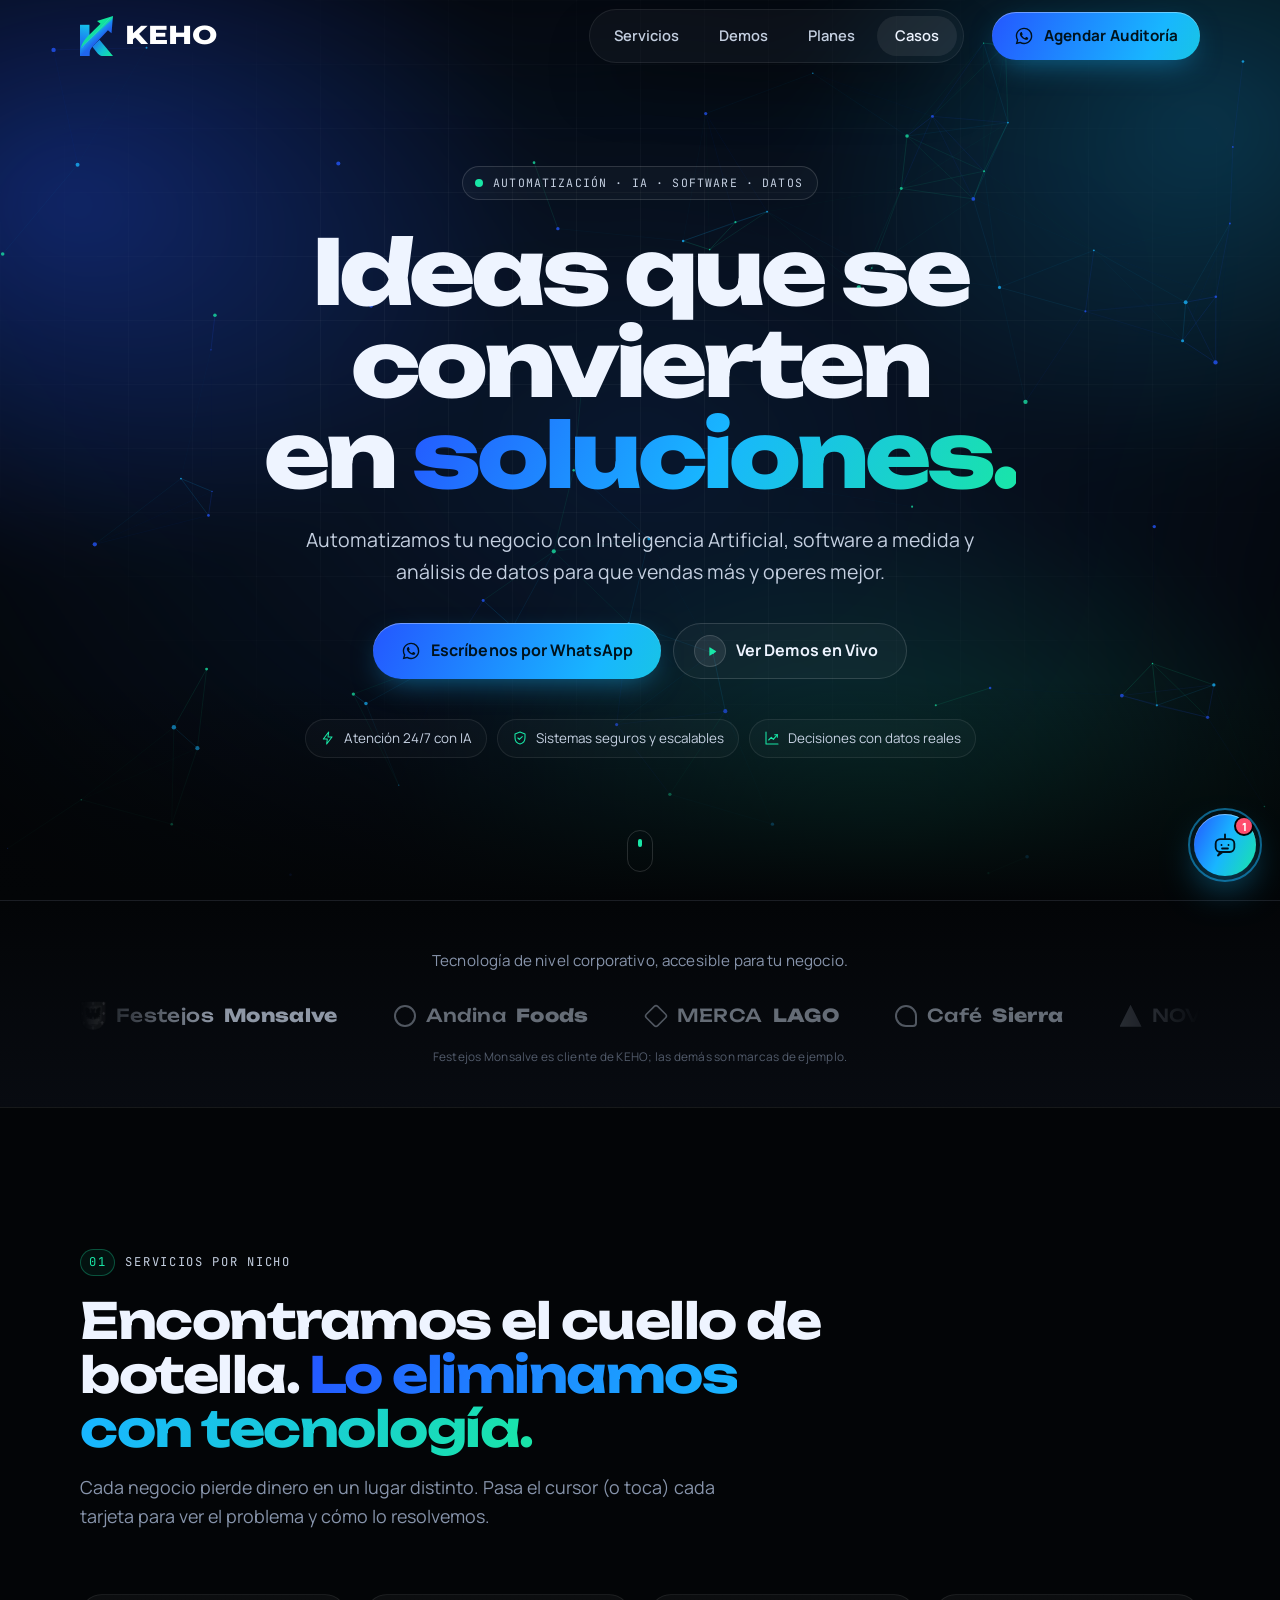
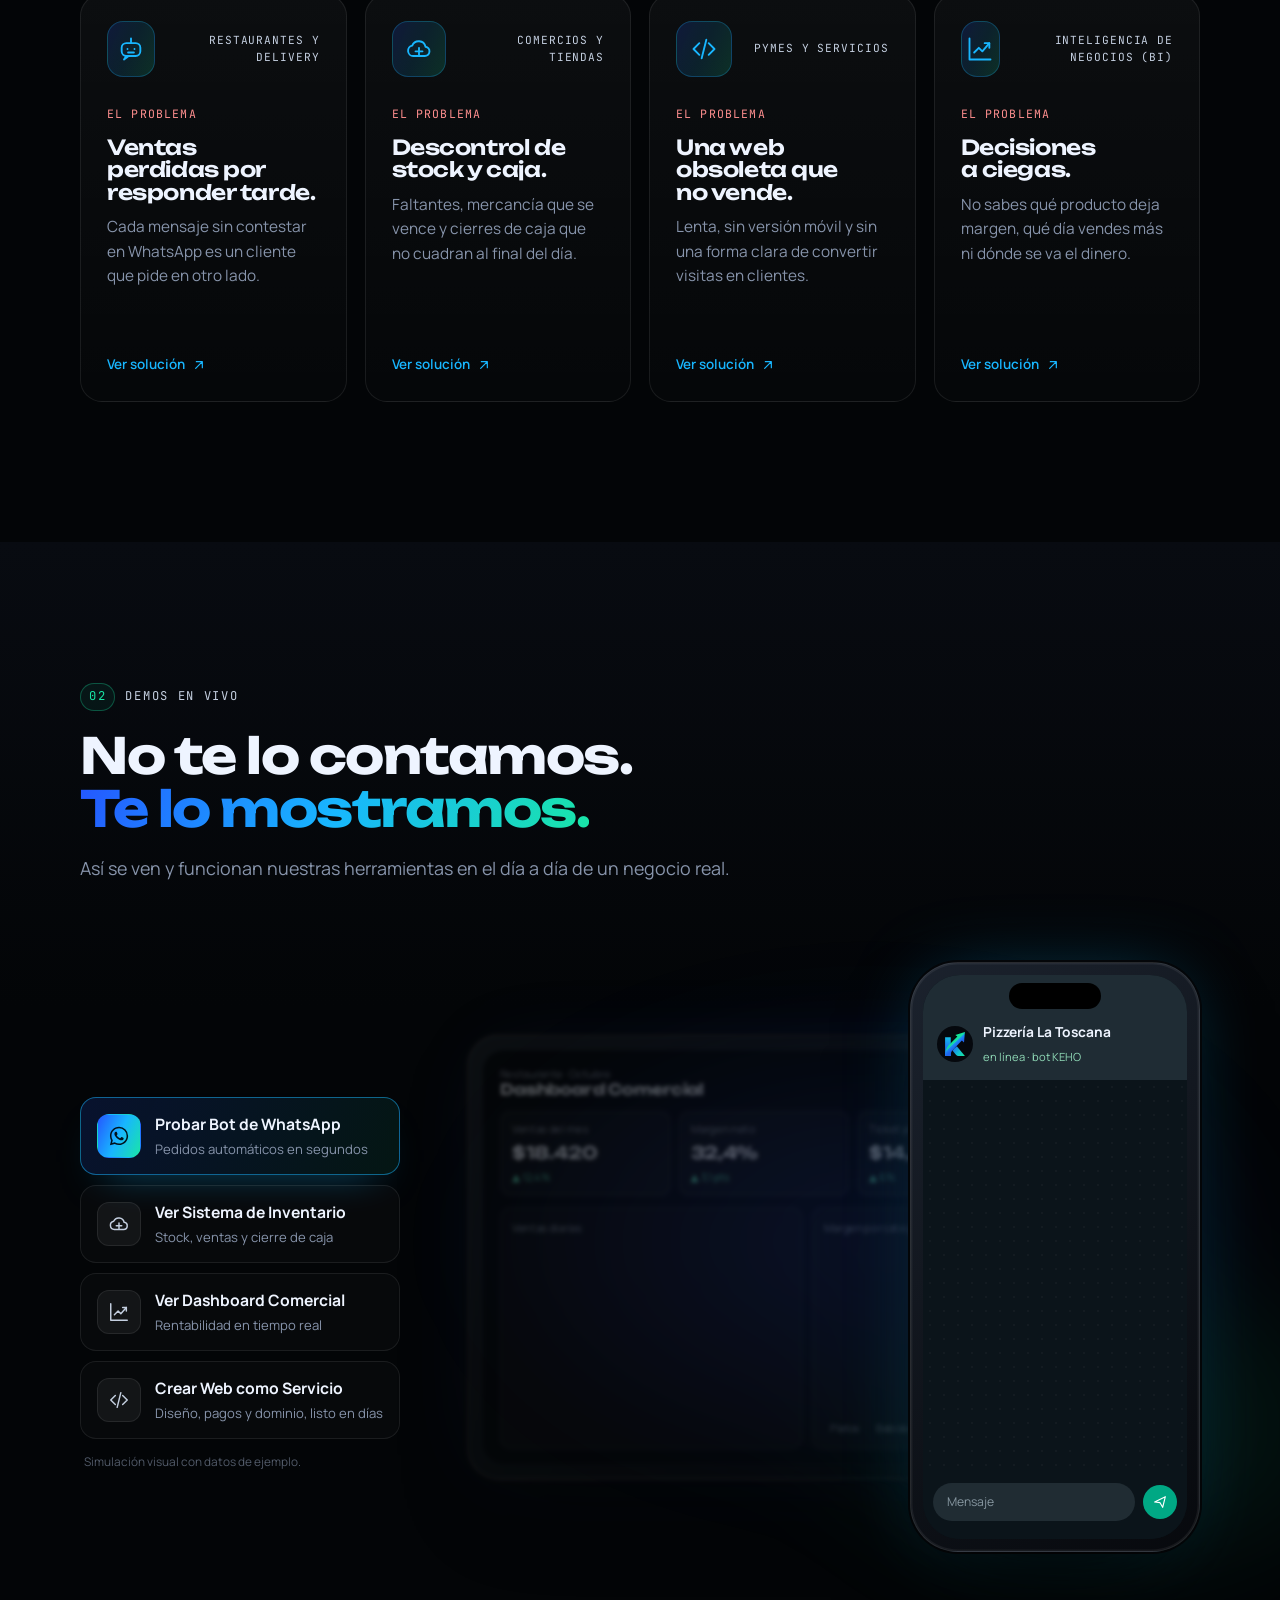
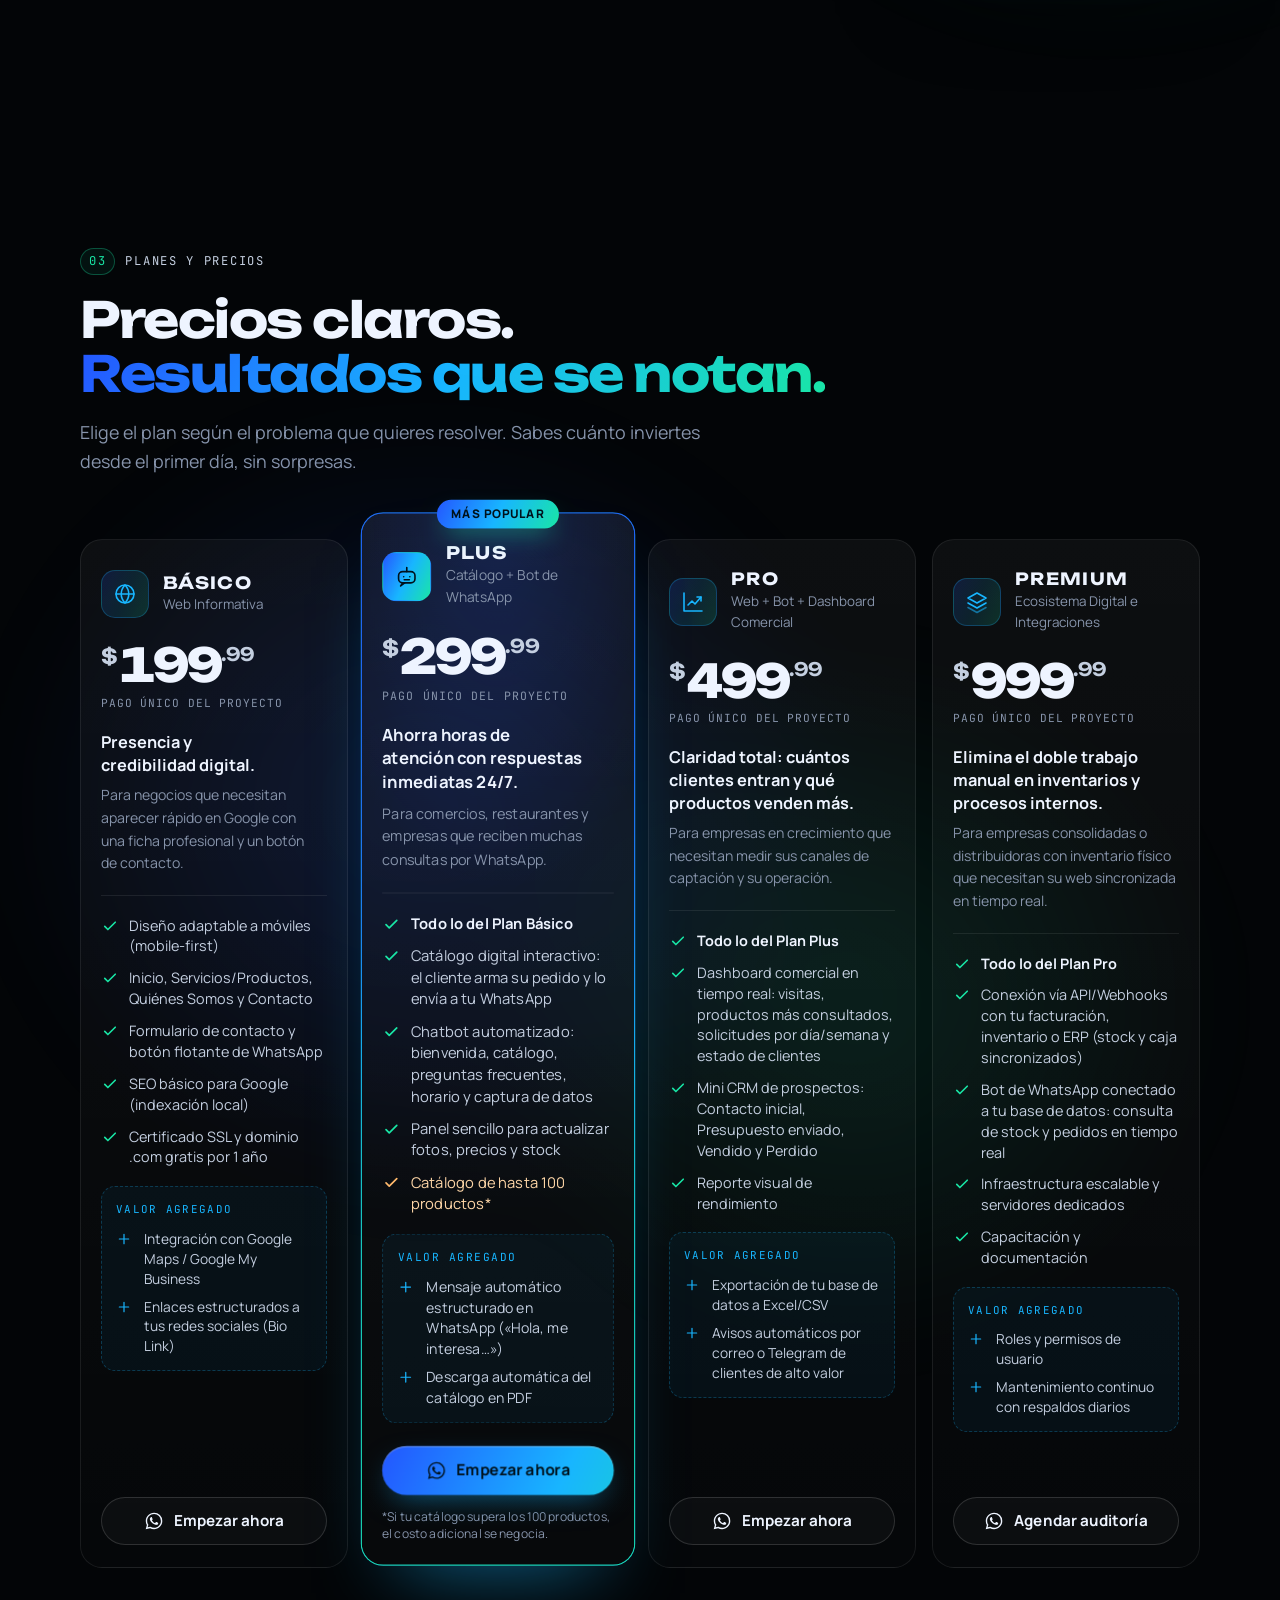
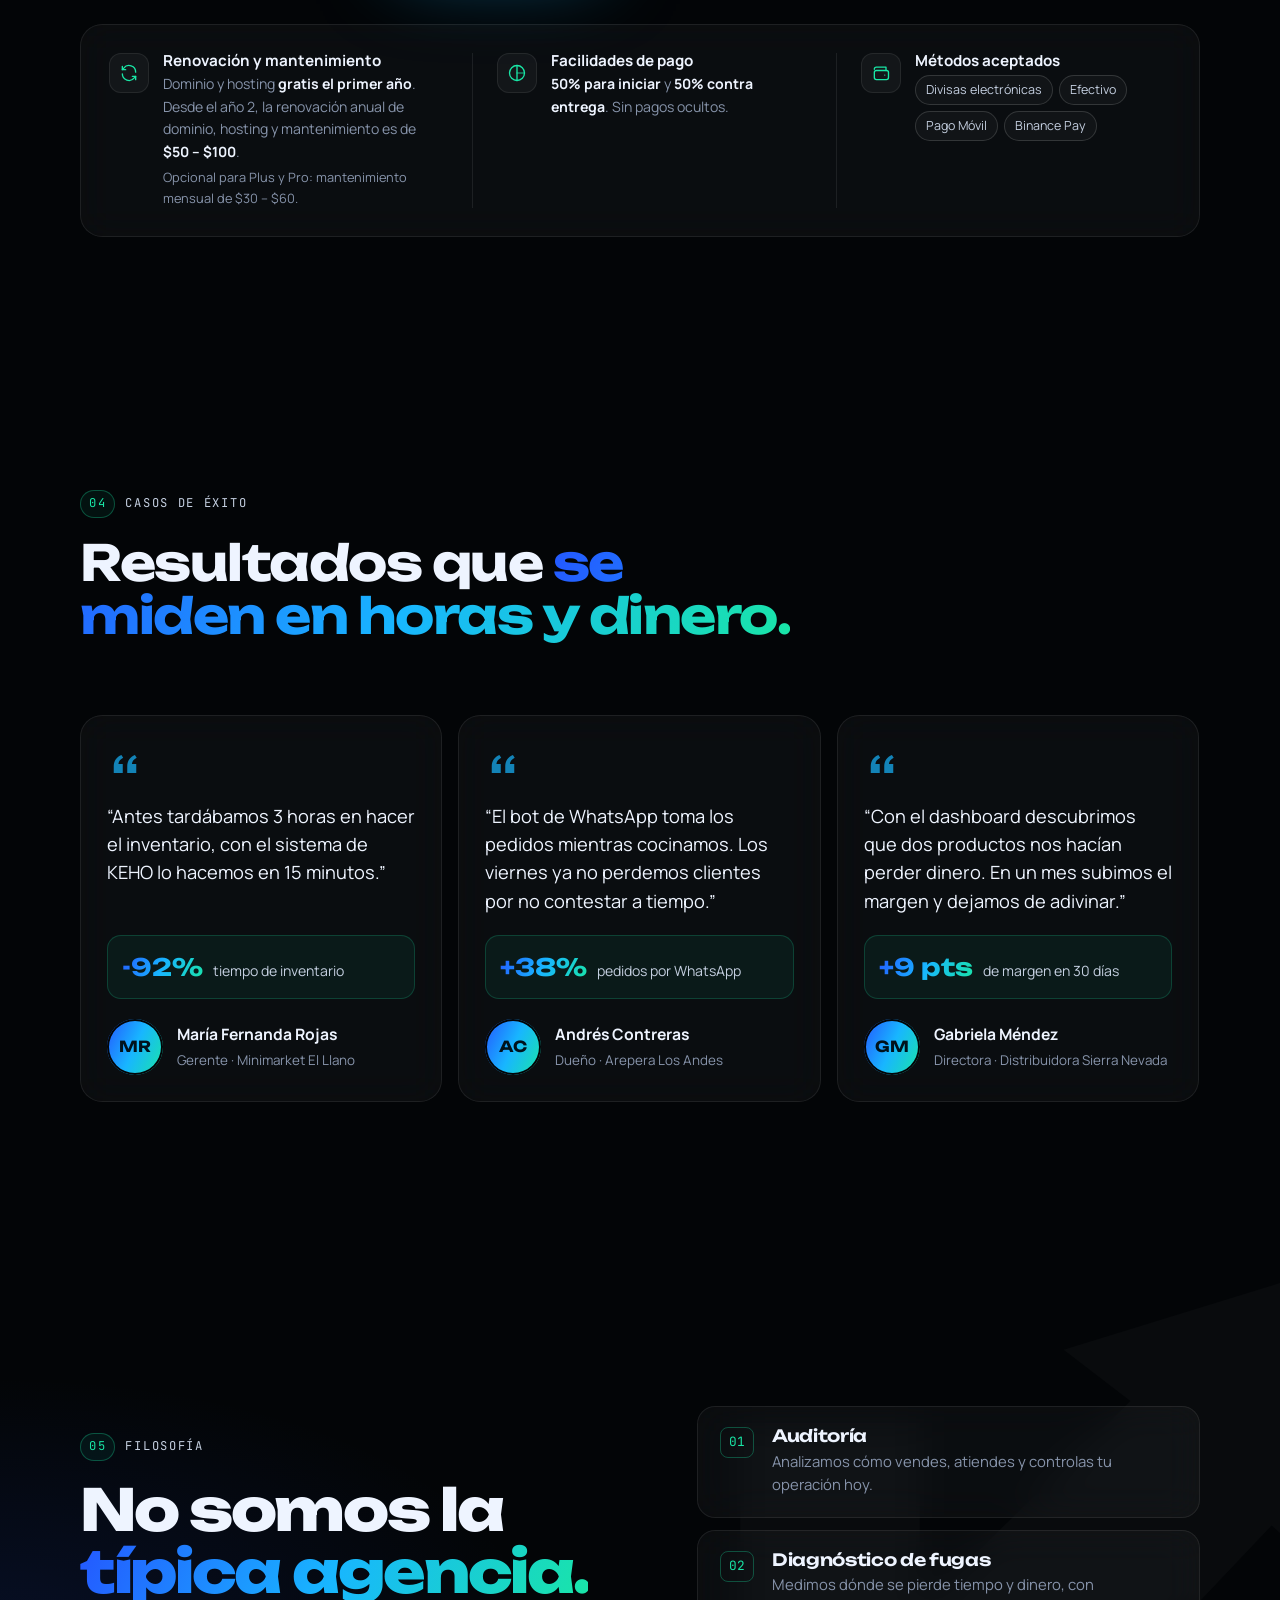
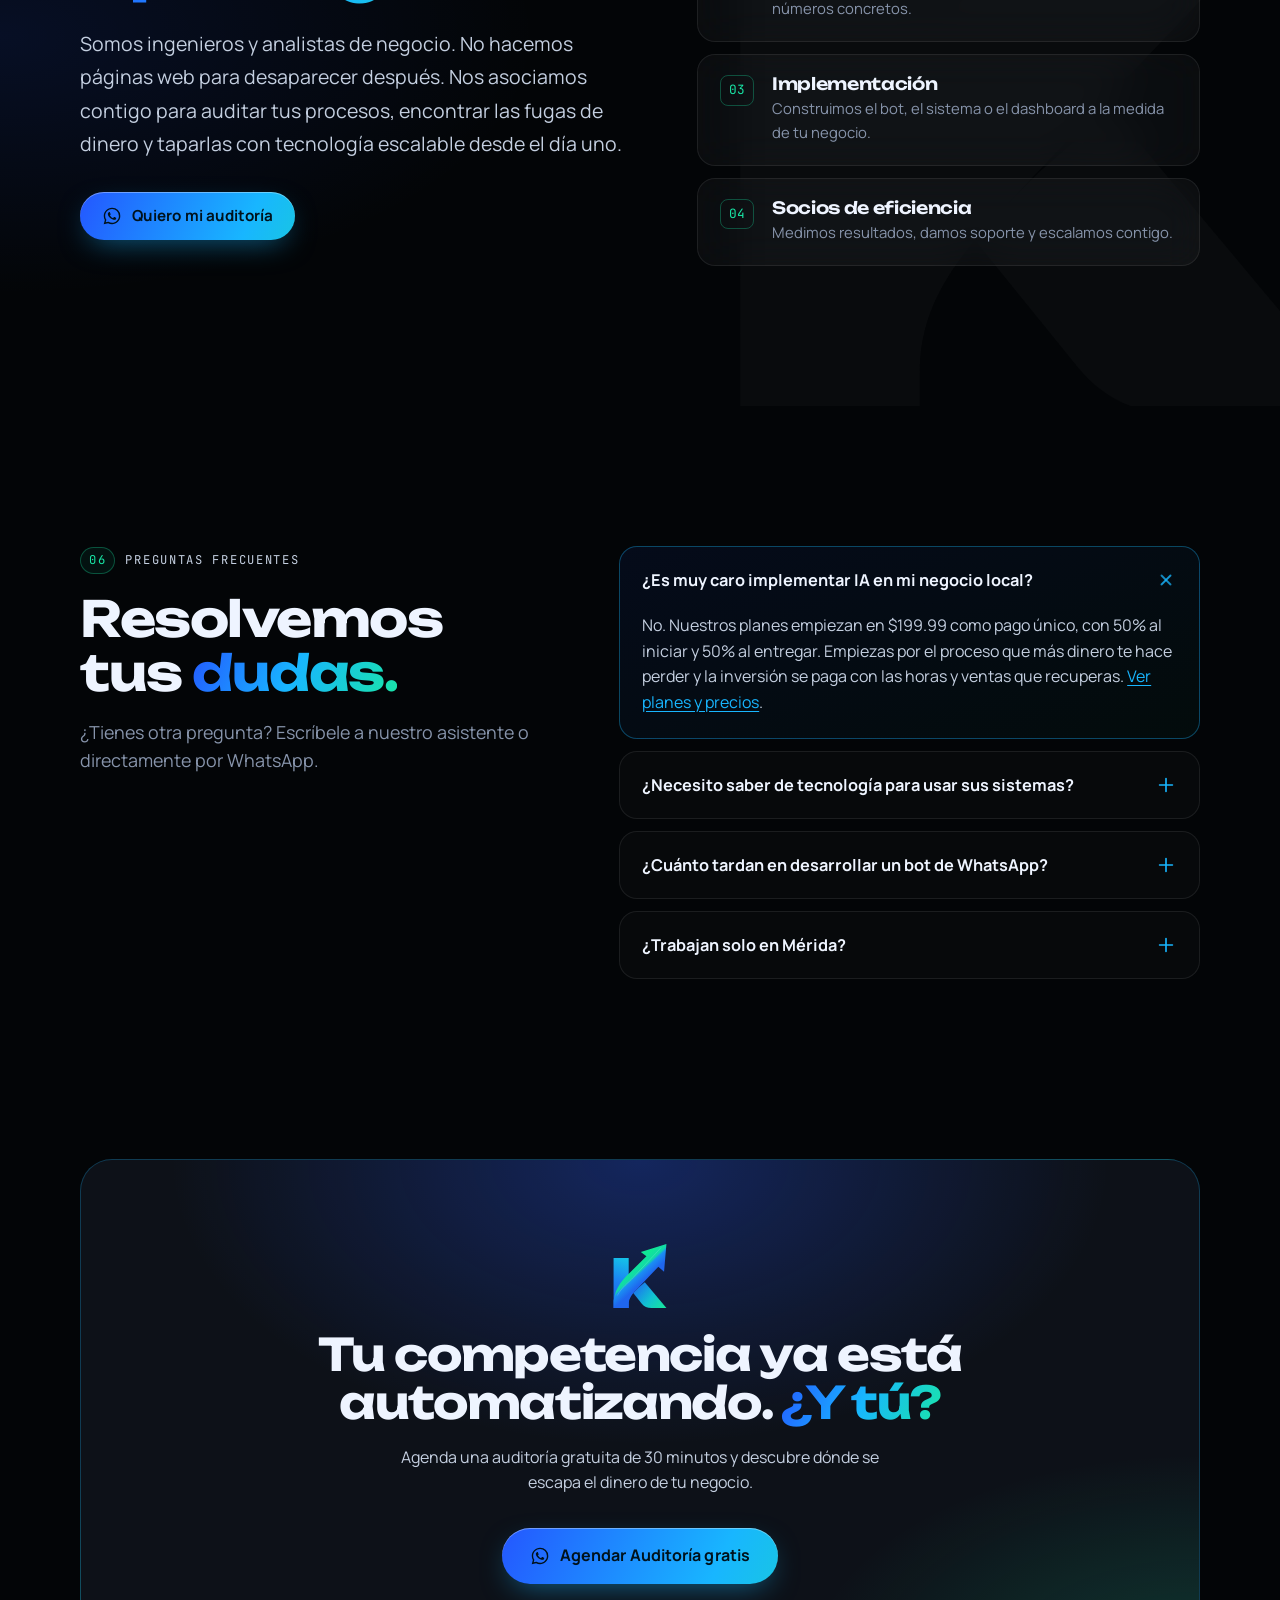
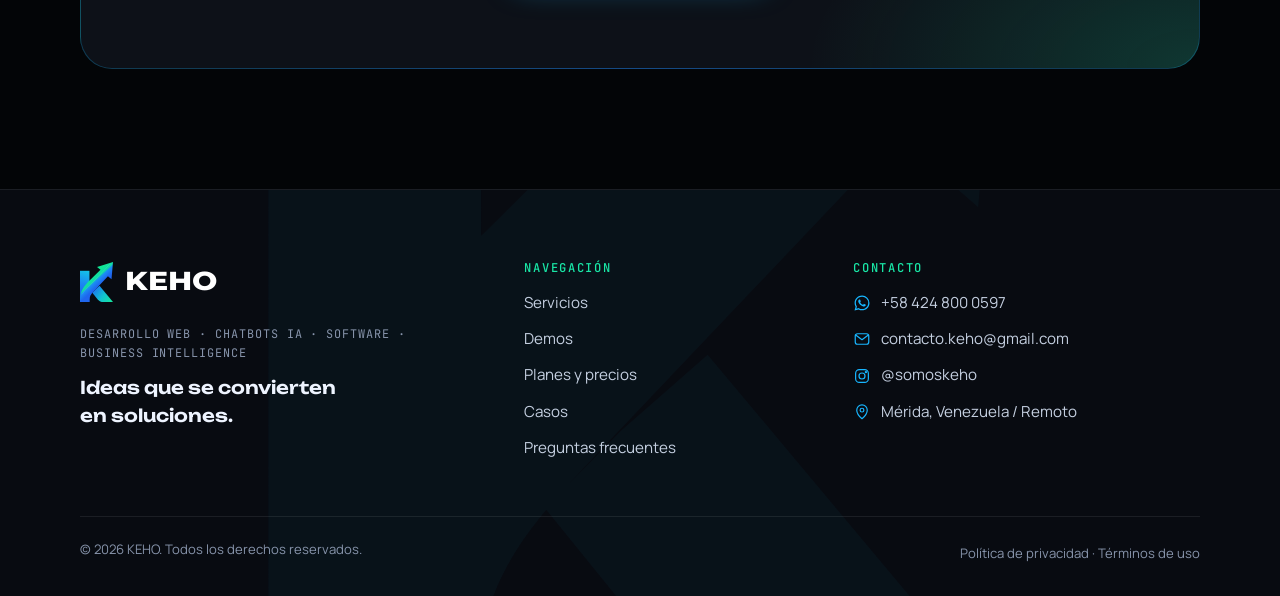
<file: index.html>
<!DOCTYPE html>
<html lang="es">
<head>
  <meta charset="UTF-8">
  <script>document.documentElement.classList.add("js")</script>
  <meta name="viewport" content="width=device-width, initial-scale=1, viewport-fit=cover">
  <title>KEHO · Automatización, IA y Software a medida para tu negocio</title>
  <meta name="description" content="KEHO automatiza tu negocio con Inteligencia Artificial, chatbots de WhatsApp, software de inventario y dashboards de datos. Restaurantes, comercios y PYMEs. Mérida, Venezuela y remoto.">
  <meta name="theme-color" content="#030507">
  <meta property="og:title" content="KEHO · Ideas que se convierten en soluciones">
  <meta property="og:description" content="Chatbots IA en WhatsApp, software a medida y analítica de datos para que vendas más y operes mejor.">
  <meta property="og:type" content="website">
  <link rel="icon" href="assets/favicon.svg" type="image/svg+xml">
  <link rel="preconnect" href="https://fonts.googleapis.com">
  <link rel="preconnect" href="https://fonts.gstatic.com" crossorigin>
  <link rel="stylesheet" href="https://fonts.googleapis.com/css2?family=Montserrat:wght@800&family=Unbounded:wght@500;600;700;800&family=Manrope:wght@400;500;600;700&family=JetBrains+Mono:wght@400;500&display=swap">
  <link rel="stylesheet" href="styles.css?v=20261010">
</head>
<body>
<a class="skip-link" href="#main">Saltar al contenido</a>

<!-- ============ SVG sprite: logo + iconos de marca ============ -->
<svg width="0" height="0" style="position:absolute" aria-hidden="true">
  <defs>
    <linearGradient id="gk-stem" x1="863" y1="562" x2="723" y2="1024" gradientUnits="userSpaceOnUse"><stop offset="0" stop-color="#14c6e8"/><stop offset=".45" stop-color="#1b86f2"/><stop offset="1" stop-color="#2156e6"/></linearGradient>
    <linearGradient id="gk-leg" x1="930" y1="820" x2="1180" y2="1024" gradientUnits="userSpaceOnUse"><stop offset="0" stop-color="#1c72ef"/><stop offset=".55" stop-color="#11c2d2"/><stop offset="1" stop-color="#16e3a0"/></linearGradient>
    <linearGradient id="gk-rib" x1="905" y1="640" x2="1015" y2="760" gradientUnits="userSpaceOnUse"><stop offset="0" stop-color="#10e895"/><stop offset=".42" stop-color="#12d9a8"/><stop offset=".56" stop-color="#1a8ff3"/><stop offset="1" stop-color="#1f66ee"/></linearGradient>
    <linearGradient id="g-icon" x1="0" y1="1" x2="1" y2="0"><stop offset="0" stop-color="#2f6bff"/><stop offset=".6" stop-color="#18b6ff"/><stop offset="1" stop-color="#19e6a6"/></linearGradient>
  </defs>
  <symbol id="keho-k" viewBox="723 432 489 592">
    <path d="M723 562H863V1024H723Z" fill="url(#gk-stem)"/>
    <path d="M955 835L1012 785L1212 1024H1075C1032 1024 1006 1010 986 986L905 886Z" fill="url(#gk-leg)"/>
    <path d="M723 1024V960C740 822 818 752 880 690L1027 545L975 505L1212 432L1190 688L1137 642L930 860C886 906 863 942 863 990V1024Z" fill="url(#gk-rib)"/>
    <path d="M1160 468L905 742C860 790 800 830 760 905" fill="none" stroke="#ffffff" stroke-opacity=".28" stroke-width="5" stroke-linecap="round"/>
  </symbol>
  <symbol id="keho-k-mono" viewBox="723 432 489 592">
    <path d="M723 562H863V1024H723ZM955 835L1012 785L1212 1024H1075C1032 1024 1006 1010 986 986L905 886ZM723 1024V960C740 822 818 752 880 690L1027 545L975 505L1212 432L1190 688L1137 642L930 860C886 906 863 942 863 990V1024Z" fill="currentColor"/>
  </symbol>
  <symbol id="i-bot" viewBox="0 0 24 24"><g fill="none" stroke="currentColor" stroke-width="1.6" stroke-linecap="round" stroke-linejoin="round"><rect x="4" y="7" width="16" height="11" rx="4"/><path d="M12 3v4M9 12h.01M15 12h.01M9.5 15h5M8 18l-2 3 4-3"/></g></symbol>
  <symbol id="i-cloud" viewBox="0 0 24 24"><g fill="none" stroke="currentColor" stroke-width="1.6" stroke-linecap="round" stroke-linejoin="round"><path d="M7 18h10a4 4 0 0 0 .6-7.95A6 6 0 0 0 6.2 9.1 4.5 4.5 0 0 0 7 18Z"/><path d="M9 14h6M12 11v6"/></g></symbol>
  <symbol id="i-code" viewBox="0 0 24 24"><g fill="none" stroke="currentColor" stroke-width="1.6" stroke-linecap="round" stroke-linejoin="round"><path d="m8 7-5 5 5 5M16 7l5 5-5 5M14 4l-4 16"/></g></symbol>
  <symbol id="i-chart" viewBox="0 0 24 24"><g fill="none" stroke="currentColor" stroke-width="1.6" stroke-linecap="round" stroke-linejoin="round"><path d="M3 3v18h18"/><path d="m7 15 4-4 3 3 6-7"/><path d="M16 7h4v4"/></g></symbol>
  <symbol id="i-play" viewBox="0 0 24 24"><path d="M8 5.5v13a1 1 0 0 0 1.5.86l10.5-6.5a1 1 0 0 0 0-1.72L9.5 4.64A1 1 0 0 0 8 5.5Z" fill="currentColor"/></symbol>
  <symbol id="i-wa" viewBox="0 0 24 24"><path fill="currentColor" d="M12.04 2C6.58 2 2.13 6.45 2.13 11.91c0 1.75.46 3.45 1.32 4.95L2.05 22l5.25-1.38a9.9 9.9 0 0 0 4.74 1.21h.01c5.46 0 9.91-4.45 9.91-9.91A9.85 9.85 0 0 0 12.04 2Zm0 18.15h-.01a8.23 8.23 0 0 1-4.19-1.15l-.3-.18-3.12.82.83-3.04-.2-.31a8.2 8.2 0 0 1-1.26-4.38c0-4.54 3.7-8.24 8.25-8.24a8.2 8.2 0 0 1 8.24 8.25c0 4.54-3.7 8.23-8.24 8.23Zm4.52-6.16c-.25-.12-1.47-.72-1.69-.81-.23-.08-.39-.12-.56.13-.17.25-.64.81-.78.97-.14.17-.29.19-.54.06-.25-.12-1.05-.39-1.99-1.23-.74-.66-1.23-1.47-1.38-1.72-.14-.25-.02-.38.11-.51.11-.11.25-.29.37-.43.13-.15.17-.25.25-.42.08-.17.04-.31-.02-.43-.06-.12-.56-1.34-.76-1.84-.2-.48-.41-.42-.56-.42h-.48a.92.92 0 0 0-.66.31c-.23.25-.87.85-.87 2.07 0 1.22.89 2.4 1.01 2.56.12.17 1.75 2.67 4.24 3.74.59.26 1.05.41 1.41.52.59.19 1.13.16 1.56.1.48-.07 1.47-.6 1.67-1.18.21-.58.21-1.07.14-1.18-.06-.11-.22-.17-.47-.29Z"/></symbol>
  <symbol id="i-arrow" viewBox="0 0 24 24"><g fill="none" stroke="currentColor" stroke-width="1.8" stroke-linecap="round" stroke-linejoin="round"><path d="M7 17 17 7M8 7h9v9"/></g></symbol>
  <symbol id="i-chevron" viewBox="0 0 24 24"><path d="m9 6 6 6-6 6" fill="none" stroke="currentColor" stroke-width="1.8" stroke-linecap="round" stroke-linejoin="round"/></symbol>
  <symbol id="i-plus" viewBox="0 0 24 24"><path d="M12 5v14M5 12h14" fill="none" stroke="currentColor" stroke-width="1.8" stroke-linecap="round"/></symbol>
  <symbol id="i-mail" viewBox="0 0 24 24"><g fill="none" stroke="currentColor" stroke-width="1.6" stroke-linecap="round" stroke-linejoin="round"><rect x="3" y="5" width="18" height="14" rx="3"/><path d="m4 7 8 6 8-6"/></g></symbol>
  <symbol id="i-ig" viewBox="0 0 24 24"><g fill="none" stroke="currentColor" stroke-width="1.6"><rect x="3.5" y="3.5" width="17" height="17" rx="5"/><circle cx="12" cy="12" r="4"/><circle cx="17.2" cy="6.8" r=".8" fill="currentColor"/></g></symbol>
  <symbol id="i-pin" viewBox="0 0 24 24"><g fill="none" stroke="currentColor" stroke-width="1.6" stroke-linecap="round" stroke-linejoin="round"><path d="M12 21s7-6.1 7-11.5A7 7 0 0 0 5 9.5C5 14.9 12 21 12 21Z"/><circle cx="12" cy="9.5" r="2.5"/></g></symbol>
  <symbol id="i-shield" viewBox="0 0 24 24"><g fill="none" stroke="currentColor" stroke-width="1.6" stroke-linecap="round" stroke-linejoin="round"><path d="M12 3 4.5 6v5.5c0 4.6 3.2 8.3 7.5 9.5 4.3-1.2 7.5-4.9 7.5-9.5V6L12 3Z"/><path d="m8.8 12 2.2 2.2 4.4-4.4"/></g></symbol>
  <symbol id="i-search" viewBox="0 0 24 24"><g fill="none" stroke="currentColor" stroke-width="1.6" stroke-linecap="round"><circle cx="11" cy="11" r="6.5"/><path d="m16 16 4.5 4.5"/></g></symbol>
  <symbol id="i-bolt" viewBox="0 0 24 24"><path d="M13 3 5 13.5h6L10 21l8-10.5h-6L13 3Z" fill="none" stroke="currentColor" stroke-width="1.6" stroke-linejoin="round"/></symbol>
  <symbol id="i-send" viewBox="0 0 24 24"><path d="M4 12 20 4l-4 16-4-7-8-1Z" fill="none" stroke="currentColor" stroke-width="1.7" stroke-linejoin="round"/></symbol>
  <symbol id="i-close" viewBox="0 0 24 24"><path d="M6 6l12 12M18 6 6 18" fill="none" stroke="currentColor" stroke-width="1.8" stroke-linecap="round"/></symbol>
  <symbol id="i-globe" viewBox="0 0 24 24"><g fill="none" stroke="currentColor" stroke-width="1.6" stroke-linecap="round" stroke-linejoin="round"><circle cx="12" cy="12" r="9"/><path d="M3 12h18M12 3c2.5 2.7 3.8 5.7 3.8 9s-1.3 6.3-3.8 9c-2.5-2.7-3.8-5.7-3.8-9S9.5 5.7 12 3Z"/></g></symbol>
  <symbol id="i-layers" viewBox="0 0 24 24"><g fill="none" stroke="currentColor" stroke-width="1.6" stroke-linecap="round" stroke-linejoin="round"><path d="m12 3 9 5-9 5-9-5 9-5Z"/><path d="m3 13 9 5 9-5"/><path d="m3 17.5 9 5 9-5" opacity=".55"/></g></symbol>
  <symbol id="i-check" viewBox="0 0 24 24"><path d="m5 12.5 4.2 4.2L19 7" fill="none" stroke="currentColor" stroke-width="2.2" stroke-linecap="round" stroke-linejoin="round"/></symbol>
  <symbol id="i-refresh" viewBox="0 0 24 24"><g fill="none" stroke="currentColor" stroke-width="1.6" stroke-linecap="round" stroke-linejoin="round"><path d="M20 11a8 8 0 0 0-14.3-4.9L4 8"/><path d="M4 4v4h4"/><path d="M4 13a8 8 0 0 0 14.3 4.9L20 16"/><path d="M20 20v-4h-4"/></g></symbol>
  <symbol id="i-split" viewBox="0 0 24 24"><g fill="none" stroke="currentColor" stroke-width="1.6" stroke-linecap="round" stroke-linejoin="round"><circle cx="12" cy="12" r="9"/><path d="M12 3v18"/><path d="M12 12h9" opacity=".55"/></g></symbol>
  <symbol id="i-wallet" viewBox="0 0 24 24"><g fill="none" stroke="currentColor" stroke-width="1.6" stroke-linecap="round" stroke-linejoin="round"><path d="M4 7.5A2.5 2.5 0 0 1 6.5 5H18v4"/><rect x="4" y="9" width="17" height="11" rx="2.5"/><path d="M16.5 14.5h.01"/></g></symbol>
  <symbol id="i-quote" viewBox="0 0 24 24"><path fill="currentColor" d="M9.6 6C6.5 7.3 4.5 9.9 4.5 13.4V18h6v-6H7.6c.2-1.9 1.4-3.3 3.2-4.2L9.6 6Zm9 0c-3.1 1.3-5.1 3.9-5.1 7.4V18h6v-6h-2.9c.2-1.9 1.4-3.3 3.2-4.2L18.6 6Z"/></symbol>
</svg>

<!-- ============ 1. HEADER STICKY ============ -->
<header class="nav" data-nav>
  <div class="nav-inner container">
    <a class="brand" href="#top" aria-label="KEHO, ir al inicio">
      <svg class="brand-k" aria-hidden="true"><use href="#keho-k"/></svg>
      <span class="brand-word">KEHO</span>
    </a>
    <nav class="nav-links" aria-label="Principal" data-menu>
      <a href="#servicios">Servicios</a>
      <a href="#demos">Demos</a>
      <a href="#planes">Planes</a>
      <a href="#casos">Casos</a>
      <a class="nav-mobile-cta btn btn-primary" href="https://wa.me/584248000597?text=Hola%20KEHO%2C%20quiero%20agendar%20una%20auditor%C3%ADa%20para%20mi%20negocio." target="_blank" rel="noopener">
        <svg aria-hidden="true"><use href="#i-wa"/></svg> Agendar Auditoría
      </a>
    </nav>
    <a class="btn btn-primary nav-cta" href="https://wa.me/584248000597?text=Hola%20KEHO%2C%20quiero%20agendar%20una%20auditor%C3%ADa%20para%20mi%20negocio." target="_blank" rel="noopener">
      <svg aria-hidden="true"><use href="#i-wa"/></svg><span>Agendar Auditoría</span>
    </a>
    <button class="nav-burger" type="button" aria-label="Abrir menú" aria-expanded="false" data-burger><span></span><span></span></button>
  </div>
</header>

<main id="main">

<!-- ============ 2. HERO ============ -->
<section class="hero" id="top">
  <div class="hero-bg" aria-hidden="true">
    <div class="hero-mesh"></div>
    <canvas class="hero-canvas" data-nodes></canvas>
    <div class="hero-grid"></div>
    <div class="hero-fade"></div>
  </div>
  <div class="container hero-inner">
    <p class="eyebrow reveal"><span class="pulse-dot"></span> Automatización · IA · Software · Datos</p>
    <h1 class="hero-title reveal">Ideas que se convierten en <span class="grad-text">soluciones.</span></h1>
    <p class="hero-sub reveal">Automatizamos tu negocio con Inteligencia Artificial, software a medida y análisis de datos para que vendas más y operes mejor.</p>
    <div class="hero-ctas reveal">
      <a class="btn btn-primary btn-lg" href="https://wa.me/584248000597?text=Hola%20KEHO%2C%20quiero%20automatizar%20mi%20negocio." target="_blank" rel="noopener" data-magnetic>
        <svg aria-hidden="true"><use href="#i-wa"/></svg> Escríbenos por WhatsApp
      </a>
      <a class="btn btn-ghost btn-lg" href="#demos">
        <span class="play-ring"><svg aria-hidden="true"><use href="#i-play"/></svg></span> Ver Demos en Vivo
      </a>
    </div>
    <ul class="hero-chips reveal" aria-label="Beneficios">
      <li><svg aria-hidden="true"><use href="#i-bolt"/></svg> Atención 24/7 con IA</li>
      <li><svg aria-hidden="true"><use href="#i-shield"/></svg> Sistemas seguros y escalables</li>
      <li><svg aria-hidden="true"><use href="#i-chart"/></svg> Decisiones con datos reales</li>
    </ul>
  </div>
  <a class="hero-scroll" href="#confianza" aria-label="Seguir bajando"><span></span></a>
</section>

<!-- ============ 3. SOCIAL PROOF ============ -->
<section class="proof" id="confianza" aria-label="Empresas que confían">
  <div class="container">
    <p class="proof-line reveal">Tecnología de nivel corporativo, accesible para tu negocio.</p>
    <div class="marquee reveal" aria-hidden="false">
      <ul class="marquee-track">
        <li class="logo-item logo-real"><a href="https://festejosmonsalve.vercel.app/" target="_blank" rel="noopener" aria-label="Festejos Monsalve, visitar su sitio web"><img src="assets/img/festejos-monsalve.webp" alt="" width="26" height="29" loading="lazy" decoding="async">Festejos <b>Monsalve</b></a></li>
        <li class="logo-item"><span class="lg-mark lg-a"></span>Andina<b>Foods</b></li>
        <li class="logo-item"><span class="lg-mark lg-b"></span>MERCA<b>LAGO</b></li>
        <li class="logo-item"><span class="lg-mark lg-c"></span>Café <b>Sierra</b></li>
        <li class="logo-item"><span class="lg-mark lg-d"></span>NOVA<b>RETAIL</b></li>
        <li class="logo-item"><span class="lg-mark lg-e"></span>Grupo <b>Albarregas</b></li>
        <li class="logo-item logo-real" aria-hidden="true"><a href="https://festejosmonsalve.vercel.app/" target="_blank" rel="noopener" tabindex="-1" aria-label="Festejos Monsalve, visitar su sitio web"><img src="assets/img/festejos-monsalve.webp" alt="" width="26" height="29" loading="lazy" decoding="async">Festejos <b>Monsalve</b></a></li>
        <li class="logo-item" aria-hidden="true"><span class="lg-mark lg-a"></span>Andina<b>Foods</b></li>
        <li class="logo-item" aria-hidden="true"><span class="lg-mark lg-b"></span>MERCA<b>LAGO</b></li>
        <li class="logo-item" aria-hidden="true"><span class="lg-mark lg-c"></span>Café <b>Sierra</b></li>
        <li class="logo-item" aria-hidden="true"><span class="lg-mark lg-d"></span>NOVA<b>RETAIL</b></li>
        <li class="logo-item" aria-hidden="true"><span class="lg-mark lg-e"></span>Grupo <b>Albarregas</b></li>
      </ul>
    </div>
    <p class="demo-note">Festejos Monsalve es cliente de KEHO; las demás son marcas de ejemplo.</p>
  </div>
</section>

<!-- ============ 4. SERVICIOS POR NICHO ============ -->
<section class="section services" id="servicios">
  <div class="container">
    <header class="section-head reveal">
      <p class="kicker"><span>01</span> Servicios por nicho</p>
      <h2>Encontramos el cuello de botella. <span class="grad-text">Lo eliminamos con tecnología.</span></h2>
      <p class="lead">Cada negocio pierde dinero en un lugar distinto. Pasa el cursor (o toca) cada tarjeta para ver el problema y cómo lo resolvemos.</p>
    </header>

    <div class="svc-grid">
      <article class="svc-card reveal" tabindex="0" data-tilt>
        <div class="svc-glow" aria-hidden="true"></div>
        <div class="svc-top">
          <span class="svc-icon"><svg aria-hidden="true"><use href="#i-bot"/></svg></span>
          <span class="svc-tag">Restaurantes y Delivery</span>
        </div>
        <div class="svc-body">
          <div class="svc-face svc-problem">
            <p class="svc-label">El problema</p>
            <h3>Ventas perdidas por responder tarde.</h3>
            <p>Cada mensaje sin contestar en WhatsApp es un cliente que pide en otro lado.</p>
          </div>
          <div class="svc-face svc-solution">
            <p class="svc-label is-sol">La solución KEHO</p>
            <h3>Chatbot IA en WhatsApp.</h3>
            <p>Toma pedidos automáticos, muestra el menú, calcula el total y confirma el delivery en segundos, 24/7.</p>
          </div>
        </div>
        <span class="svc-hint">Ver solución <svg aria-hidden="true"><use href="#i-arrow"/></svg></span>
      </article>

      <article class="svc-card reveal" tabindex="0" data-tilt>
        <div class="svc-glow" aria-hidden="true"></div>
        <div class="svc-top">
          <span class="svc-icon"><svg aria-hidden="true"><use href="#i-cloud"/></svg></span>
          <span class="svc-tag">Comercios y Tiendas</span>
        </div>
        <div class="svc-body">
          <div class="svc-face svc-problem">
            <p class="svc-label">El problema</p>
            <h3>Descontrol de stock y caja.</h3>
            <p>Faltantes, mercancía que se vence y cierres de caja que no cuadran al final del día.</p>
          </div>
          <div class="svc-face svc-solution">
            <p class="svc-label is-sol">La solución KEHO</p>
            <h3>Software de inventario a medida.</h3>
            <p>Inventario, ventas y cierres de caja en minutos, con alertas de stock bajo y reportes automáticos.</p>
          </div>
        </div>
        <span class="svc-hint">Ver solución <svg aria-hidden="true"><use href="#i-arrow"/></svg></span>
      </article>

      <article class="svc-card reveal" tabindex="0" data-tilt>
        <div class="svc-glow" aria-hidden="true"></div>
        <div class="svc-top">
          <span class="svc-icon"><svg aria-hidden="true"><use href="#i-code"/></svg></span>
          <span class="svc-tag">PYMEs y Servicios</span>
        </div>
        <div class="svc-body">
          <div class="svc-face svc-problem">
            <p class="svc-label">El problema</p>
            <h3>Una web obsoleta que no vende.</h3>
            <p>Lenta, sin versión móvil y sin una forma clara de convertir visitas en clientes.</p>
          </div>
          <div class="svc-face svc-solution">
            <p class="svc-label is-sol">La solución KEHO</p>
            <h3>E-commerce y Landing Pages de alta conversión.</h3>
            <p>Sitios rápidos, móviles primero, con pagos, catálogos y captura de clientes integrada.</p>
          </div>
        </div>
        <span class="svc-hint">Ver solución <svg aria-hidden="true"><use href="#i-arrow"/></svg></span>
      </article>

      <article class="svc-card reveal" tabindex="0" data-tilt>
        <div class="svc-glow" aria-hidden="true"></div>
        <div class="svc-top">
          <span class="svc-icon"><svg aria-hidden="true"><use href="#i-chart"/></svg></span>
          <span class="svc-tag">Inteligencia de Negocios (BI)</span>
        </div>
        <div class="svc-body">
          <div class="svc-face svc-problem">
            <p class="svc-label">El problema</p>
            <h3>Decisiones a ciegas.</h3>
            <p>No sabes qué producto deja margen, qué día vendes más ni dónde se va el dinero.</p>
          </div>
          <div class="svc-face svc-solution">
            <p class="svc-label is-sol">La solución KEHO</p>
            <h3>Dashboards interactivos en tiempo real.</h3>
            <p>Rentabilidad, márgenes y ventas por producto en una sola pantalla, desde tu teléfono.</p>
          </div>
        </div>
        <span class="svc-hint">Ver solución <svg aria-hidden="true"><use href="#i-arrow"/></svg></span>
      </article>
    </div>
  </div>
</section>

<!-- ============ 5. DEMOS (SHOW, DON'T TELL) ============ -->
<section class="section demos" id="demos">
  <div class="demos-halo" aria-hidden="true"></div>
  <div class="container">
    <header class="section-head reveal">
      <p class="kicker"><span>02</span> Demos en vivo</p>
      <h2>No te lo contamos. <span class="grad-text">Te lo mostramos.</span></h2>
      <p class="lead">Así se ven y funcionan nuestras herramientas en el día a día de un negocio real.</p>
    </header>

    <div class="demo-wrap">
      <div class="demo-toggles reveal" role="tablist" aria-label="Elegir demo">
        <button class="demo-tab is-active" role="tab" aria-selected="true" data-demo="bot">
          <span class="dt-icon"><svg aria-hidden="true"><use href="#i-wa"/></svg></span>
          <span class="dt-text"><b>Probar Bot de WhatsApp</b><small>Pedidos automáticos en segundos</small></span>
        </button>
        <button class="demo-tab" role="tab" aria-selected="false" data-demo="inv">
          <span class="dt-icon"><svg aria-hidden="true"><use href="#i-cloud"/></svg></span>
          <span class="dt-text"><b>Ver Sistema de Inventario</b><small>Stock, ventas y cierre de caja</small></span>
        </button>
        <button class="demo-tab" role="tab" aria-selected="false" data-demo="dash">
          <span class="dt-icon"><svg aria-hidden="true"><use href="#i-chart"/></svg></span>
          <span class="dt-text"><b>Ver Dashboard Comercial</b><small>Rentabilidad en tiempo real</small></span>
        </button>
        <button class="demo-tab" role="tab" aria-selected="false" data-demo="web">
          <span class="dt-icon"><svg aria-hidden="true"><use href="#i-code"/></svg></span>
          <span class="dt-text"><b>Crear Web como Servicio</b><small>Diseño, pagos y dominio, listo en días</small></span>
        </button>
        <p class="demo-foot">Simulación visual con datos de ejemplo.</p>
      </div>

      <div class="demo-stage reveal" data-stage="bot">
        <!-- Tablet -->
        <div class="device tablet" data-device="tablet">
          <div class="tablet-screen">
            <!-- Inventario -->
            <div class="app app-inv" data-screen="inv">
              <aside class="inv-side">
                <svg class="inv-logo" aria-hidden="true"><use href="#keho-k"/></svg>
                <span class="inv-nav is-on"></span><span class="inv-nav"></span><span class="inv-nav"></span><span class="inv-nav"></span>
              </aside>
              <div class="inv-main">
                <div class="inv-head">
                  <div><p class="app-mini">Bodega Central</p><h4>Inventario</h4></div>
                  <div class="inv-search"><svg aria-hidden="true"><use href="#i-search"/></svg><span data-scan-text>Escanear producto…</span></div>
                </div>
                <div class="inv-kpis">
                  <div class="kpi"><small>Productos</small><b>248</b></div>
                  <div class="kpi"><small>Stock bajo</small><b class="warn" data-low>3</b></div>
                  <div class="kpi"><small>Ventas hoy</small><b data-sales>$1.284</b></div>
                </div>
                <div class="inv-table" data-inv-rows>
                  <div class="inv-row inv-th"><span>Producto</span><span>Stock</span><span>Nivel</span></div>
                  <div class="inv-row" data-row="0"><span>Harina de maíz 1kg</span><span data-qty>86</span><span class="bar"><i style="--w:72%"></i></span></div>
                  <div class="inv-row" data-row="1"><span>Queso blanco (kg)</span><span data-qty>14</span><span class="bar"><i style="--w:28%"></i></span></div>
                  <div class="inv-row" data-row="2"><span>Refresco 2L</span><span data-qty>120</span><span class="bar"><i style="--w:90%"></i></span></div>
                  <div class="inv-row" data-row="3"><span>Café molido 500g</span><span data-qty>9</span><span class="bar low"><i style="--w:16%"></i></span></div>
                  <div class="inv-row" data-row="4"><span>Aceite 1L</span><span data-qty>41</span><span class="bar"><i style="--w:55%"></i></span></div>
                </div>
                <div class="inv-foot">
                  <span class="inv-toast" data-toast>⚠ Café molido bajo mínimo · orden de compra generada</span>
                  <span class="inv-close" data-close>Cierre de caja: <b>listo en 42 s</b> ✓</span>
                </div>
              </div>
            </div>
            <!-- Web como servicio -->
            <div class="app app-web" data-screen="web">
              <div class="web-bar">
                <span class="web-dots" aria-hidden="true"><i></i><i></i><i></i></span>
                <span class="web-url"><svg aria-hidden="true"><use href="#i-shield"/></svg><span data-web-url>cafesierra.com</span></span>
                <span class="web-status" data-web-status>Diseñando…</span>
              </div>
              <div class="web-body">
                <ol class="web-steps">
                  <li data-step="1"><i></i>Diseño a medida</li>
                  <li data-step="2"><i></i>Textos y SEO</li>
                  <li data-step="3"><i></i>Pagos y WhatsApp</li>
                  <li data-step="4"><i></i>Publicada en tu dominio</li>
                </ol>
                <div class="web-site">
                  <div class="ws-nav"><b class="ws-logo">Café Sierra</b><span class="ws-link">Tienda</span><span class="ws-link">Origen</span><span class="ws-link">Contacto</span><i class="ws-cta">Pedir</i></div>
                  <div class="ws-hero">
                    <div class="ws-copy">
                      <b class="ws-h">Café de altura, directo de los Andes</b>
                      <span class="ws-p">Tostado artesanal, envío a todo el país.</span>
                      <i class="ws-btn">Comprar ahora</i>
                    </div>
                    <div class="ws-img" aria-hidden="true"></div>
                  </div>
                  <div class="ws-cards">
                    <div class="ws-card"><div class="ws-cimg"></div><span>Tostado medio</span><b>$8</b></div>
                    <div class="ws-card"><div class="ws-cimg"></div><span>Tostado oscuro</span><b>$9</b></div>
                    <div class="ws-card"><div class="ws-cimg"></div><span>Café en grano</span><b>$12</b></div>
                  </div>
                  <span class="ws-wa" aria-hidden="true"><svg><use href="#i-wa"/></svg></span>
                </div>
              </div>
              <div class="web-foot">
                <div class="web-progress"><i data-web-bar></i></div>
                <span class="web-badge" data-web-badge>✓ Publicada · Velocidad 98/100 · Lista para vender</span>
              </div>
            </div>
            <!-- Dashboard -->
            <div class="app app-dash" data-screen="dash">
              <div class="dash-head">
                <div><p class="app-mini">Restaurante · Octubre</p><h4>Dashboard Comercial</h4></div>
                <span class="live"><i></i> En vivo</span>
              </div>
              <div class="dash-kpis">
                <div class="kpi"><small>Ventas del mes</small><b data-count="18420" data-prefix="$">$18.420</b><em class="up">▲ 12,4%</em></div>
                <div class="kpi"><small>Margen neto</small><b data-count="32.4" data-suffix="%" data-dec="1">32,4%</b><em class="up">▲ 3,1 pts</em></div>
                <div class="kpi"><small>Ticket promedio</small><b data-count="14.8" data-prefix="$" data-dec="2">$14,80</b><em class="up">▲ 6%</em></div>
              </div>
              <div class="dash-charts">
                <div class="chart-card">
                  <small>Ventas diarias</small>
                  <svg class="line-chart" viewBox="0 0 300 110" preserveAspectRatio="none" aria-hidden="true">
                    <defs><linearGradient id="lc-fill" x1="0" y1="0" x2="0" y2="1"><stop offset="0" stop-color="#18b6ff" stop-opacity=".35"/><stop offset="1" stop-color="#18b6ff" stop-opacity="0"/></linearGradient></defs>
                    <path class="lc-area" d="M0 92 L25 84 L50 88 L75 70 L100 74 L125 58 L150 63 L175 45 L200 50 L225 34 L250 38 L275 20 L300 14 L300 110 L0 110Z" fill="url(#lc-fill)"/>
                    <path class="lc-line" d="M0 92 L25 84 L50 88 L75 70 L100 74 L125 58 L150 63 L175 45 L200 50 L225 34 L250 38 L275 20 L300 14" fill="none" stroke="url(#g-icon)" stroke-width="2.5" stroke-linejoin="round" stroke-linecap="round" pathLength="1"/>
                  </svg>
                </div>
                <div class="chart-card">
                  <small>Margen por categoría</small>
                  <ul class="bars">
                    <li><span>Platos</span><i style="--h:82%"></i></li>
                    <li><span>Bebidas</span><i style="--h:96%"></i></li>
                    <li><span>Postres</span><i style="--h:64%"></i></li>
                    <li><span>Delivery</span><i style="--h:48%"></i></li>
                  </ul>
                </div>
              </div>
            </div>
          </div>
        </div>

        <!-- iPhone -->
        <div class="device phone" data-device="phone">
          <div class="phone-notch" aria-hidden="true"></div>
          <div class="phone-screen app-bot">
            <div class="wa-head">
              <span class="wa-avatar"><svg aria-hidden="true"><use href="#keho-k"/></svg></span>
              <div><b>Pizzería La Toscana</b><small data-wa-status>en línea · bot KEHO</small></div>
            </div>
            <div class="wa-body" data-wa-body aria-live="polite">
              <div class="wa-msg in">Hola 👋 quiero pedir para delivery<time>20:14</time></div>
              <div class="wa-msg out">¡Hola! Soy el asistente de La Toscana 🍕 Elige una opción:<br>1️⃣ Ver menú · 2️⃣ Promos · 3️⃣ Mi pedido<time>20:14</time></div>
            </div>
            <div class="wa-input"><span>Mensaje</span><i><svg aria-hidden="true"><use href="#i-send"/></svg></i></div>
            <span class="wa-badge" data-wa-badge>⚡ Respondido en 2 s</span>
          </div>
        </div>
      </div>
    </div>
  </div>
</section>

<!-- ============ 6. PLANES DE PRECIOS ============ -->
<section class="section pricing" id="planes">
  <div class="pricing-halo" aria-hidden="true"></div>
  <div class="container">
    <header class="section-head reveal">
      <p class="kicker"><span>03</span> Planes y precios</p>
      <h2>Precios claros. <span class="grad-text">Resultados que se notan.</span></h2>
      <p class="lead">Elige el plan según el problema que quieres resolver. Sabes cuánto inviertes desde el primer día, sin sorpresas.</p>
    </header>

    <div class="plans">
      <!-- Básico -->
      <article class="plan reveal">
        <div class="plan-head">
          <span class="plan-icon"><svg aria-hidden="true"><use href="#i-globe"/></svg></span>
          <div><h3 class="plan-name">Básico</h3><p class="plan-type">Web Informativa</p></div>
        </div>
        <p class="plan-price"><span class="cur">$</span>199<span class="cents">.99</span></p>
        <p class="plan-once">Pago único del proyecto</p>
        <p class="plan-pitch">Presencia y credibilidad digital.</p>
        <p class="plan-for">Para negocios que necesitan aparecer rápido en Google con una ficha profesional y un botón de contacto.</p>
        <ul class="plan-list">
          <li><svg aria-hidden="true"><use href="#i-check"/></svg>Diseño adaptable a móviles (mobile-first)</li>
          <li><svg aria-hidden="true"><use href="#i-check"/></svg>Inicio, Servicios/Productos, Quiénes Somos y Contacto</li>
          <li><svg aria-hidden="true"><use href="#i-check"/></svg>Formulario de contacto y botón flotante de WhatsApp</li>
          <li><svg aria-hidden="true"><use href="#i-check"/></svg>SEO básico para Google (indexación local)</li>
          <li><svg aria-hidden="true"><use href="#i-check"/></svg>Certificado SSL y dominio .com gratis por 1 año</li>
        </ul>
        <div class="plan-extra">
          <p>Valor agregado</p>
          <ul>
            <li><svg aria-hidden="true"><use href="#i-plus"/></svg>Integración con Google Maps / Google My Business</li>
            <li><svg aria-hidden="true"><use href="#i-plus"/></svg>Enlaces estructurados a tus redes sociales (Bio Link)</li>
          </ul>
        </div>
        <a class="btn btn-ghost btn-block plan-cta" href="https://wa.me/584248000597?text=Hola%20KEHO%2C%20me%20interesa%20el%20Plan%20B%C3%A1sico%20(Web%20Informativa%2C%20%24199.99)." target="_blank" rel="noopener"><svg aria-hidden="true"><use href="#i-wa"/></svg> Empezar ahora</a>
      </article>

      <!-- Plus (destacado) -->
      <article class="plan is-featured reveal">
        <span class="plan-badge">Más popular</span>
        <div class="plan-head">
          <span class="plan-icon"><svg aria-hidden="true"><use href="#i-bot"/></svg></span>
          <div><h3 class="plan-name">Plus</h3><p class="plan-type">Catálogo + Bot de WhatsApp</p></div>
        </div>
        <p class="plan-price"><span class="cur">$</span>299<span class="cents">.99</span></p>
        <p class="plan-once">Pago único del proyecto</p>
        <p class="plan-pitch">Ahorra horas de atención con respuestas inmediatas 24/7.</p>
        <p class="plan-for">Para comercios, restaurantes y empresas que reciben muchas consultas por WhatsApp.</p>
        <ul class="plan-list">
          <li class="is-base"><svg aria-hidden="true"><use href="#i-check"/></svg>Todo lo del Plan Básico</li>
          <li><svg aria-hidden="true"><use href="#i-check"/></svg>Catálogo digital interactivo: el cliente arma su pedido y lo envía a tu WhatsApp</li>
          <li><svg aria-hidden="true"><use href="#i-check"/></svg>Chatbot automatizado: bienvenida, catálogo, preguntas frecuentes, horario y captura de datos</li>
          <li><svg aria-hidden="true"><use href="#i-check"/></svg>Panel sencillo para actualizar fotos, precios y stock</li>
          <li class="is-limit"><svg aria-hidden="true"><use href="#i-check"/></svg>Catálogo de hasta 100 productos*</li>
        </ul>
        <div class="plan-extra">
          <p>Valor agregado</p>
          <ul>
            <li><svg aria-hidden="true"><use href="#i-plus"/></svg>Mensaje automático estructurado en WhatsApp («Hola, me interesa…»)</li>
            <li><svg aria-hidden="true"><use href="#i-plus"/></svg>Descarga automática del catálogo en PDF</li>
          </ul>
        </div>
        <a class="btn btn-primary btn-block plan-cta" href="https://wa.me/584248000597?text=Hola%20KEHO%2C%20me%20interesa%20el%20Plan%20Plus%20(Cat%C3%A1logo%20%2B%20Bot%20de%20WhatsApp%2C%20%24299.99)." target="_blank" rel="noopener"><svg aria-hidden="true"><use href="#i-wa"/></svg> Empezar ahora</a>
        <p class="plan-note">*Si tu catálogo supera los 100 productos, el costo adicional se negocia.</p>
      </article>

      <!-- Pro -->
      <article class="plan reveal">
        <div class="plan-head">
          <span class="plan-icon"><svg aria-hidden="true"><use href="#i-chart"/></svg></span>
          <div><h3 class="plan-name">Pro</h3><p class="plan-type">Web + Bot + Dashboard Comercial</p></div>
        </div>
        <p class="plan-price"><span class="cur">$</span>499<span class="cents">.99</span></p>
        <p class="plan-once">Pago único del proyecto</p>
        <p class="plan-pitch">Claridad total: cuántos clientes entran y qué productos venden más.</p>
        <p class="plan-for">Para empresas en crecimiento que necesitan medir sus canales de captación y su operación.</p>
        <ul class="plan-list">
          <li class="is-base"><svg aria-hidden="true"><use href="#i-check"/></svg>Todo lo del Plan Plus</li>
          <li><svg aria-hidden="true"><use href="#i-check"/></svg>Dashboard comercial en tiempo real: visitas, productos más consultados, solicitudes por día/semana y estado de clientes</li>
          <li><svg aria-hidden="true"><use href="#i-check"/></svg>Mini CRM de prospectos: Contacto inicial, Presupuesto enviado, Vendido y Perdido</li>
          <li><svg aria-hidden="true"><use href="#i-check"/></svg>Reporte visual de rendimiento</li>
        </ul>
        <div class="plan-extra">
          <p>Valor agregado</p>
          <ul>
            <li><svg aria-hidden="true"><use href="#i-plus"/></svg>Exportación de tu base de datos a Excel/CSV</li>
            <li><svg aria-hidden="true"><use href="#i-plus"/></svg>Avisos automáticos por correo o Telegram de clientes de alto valor</li>
          </ul>
        </div>
        <a class="btn btn-ghost btn-block plan-cta" href="https://wa.me/584248000597?text=Hola%20KEHO%2C%20me%20interesa%20el%20Plan%20Pro%20(Web%20%2B%20Bot%20%2B%20Dashboard%2C%20%24499.99)." target="_blank" rel="noopener"><svg aria-hidden="true"><use href="#i-wa"/></svg> Empezar ahora</a>
      </article>

      <!-- Premium -->
      <article class="plan reveal">
        <div class="plan-head">
          <span class="plan-icon"><svg aria-hidden="true"><use href="#i-layers"/></svg></span>
          <div><h3 class="plan-name">Premium</h3><p class="plan-type">Ecosistema Digital e Integraciones</p></div>
        </div>
        <p class="plan-price"><span class="cur">$</span>999<span class="cents">.99</span></p>
        <p class="plan-once">Pago único del proyecto</p>
        <p class="plan-pitch">Elimina el doble trabajo manual en inventarios y procesos internos.</p>
        <p class="plan-for">Para empresas consolidadas o distribuidoras con inventario físico que necesitan su web sincronizada en tiempo real.</p>
        <ul class="plan-list">
          <li class="is-base"><svg aria-hidden="true"><use href="#i-check"/></svg>Todo lo del Plan Pro</li>
          <li><svg aria-hidden="true"><use href="#i-check"/></svg>Conexión vía API/Webhooks con tu facturación, inventario o ERP (stock y caja sincronizados)</li>
          <li><svg aria-hidden="true"><use href="#i-check"/></svg>Bot de WhatsApp conectado a tu base de datos: consulta de stock y pedidos en tiempo real</li>
          <li><svg aria-hidden="true"><use href="#i-check"/></svg>Infraestructura escalable y servidores dedicados</li>
          <li><svg aria-hidden="true"><use href="#i-check"/></svg>Capacitación y documentación</li>
        </ul>
        <div class="plan-extra">
          <p>Valor agregado</p>
          <ul>
            <li><svg aria-hidden="true"><use href="#i-plus"/></svg>Roles y permisos de usuario</li>
            <li><svg aria-hidden="true"><use href="#i-plus"/></svg>Mantenimiento continuo con respaldos diarios</li>
          </ul>
        </div>
        <a class="btn btn-ghost btn-block plan-cta" href="https://wa.me/584248000597?text=Hola%20KEHO%2C%20quiero%20agendar%20una%20auditor%C3%ADa%20para%20el%20Plan%20Premium%20(Ecosistema%20Digital%2C%20%24999.99)." target="_blank" rel="noopener"><svg aria-hidden="true"><use href="#i-wa"/></svg> Agendar auditoría</a>
      </article>
    </div>

    <!-- Reglas comerciales -->
    <div class="terms glass reveal">
      <div class="term">
        <span class="term-icon"><svg aria-hidden="true"><use href="#i-refresh"/></svg></span>
        <div>
          <h3>Renovación y mantenimiento</h3>
          <p>Dominio y hosting <b>gratis el primer año</b>. Desde el año 2, la renovación anual de dominio, hosting y mantenimiento es de <b>$50 – $100</b>.</p>
          <p class="term-sub">Opcional para Plus y Pro: mantenimiento mensual de $30 – $60.</p>
        </div>
      </div>
      <div class="term">
        <span class="term-icon"><svg aria-hidden="true"><use href="#i-split"/></svg></span>
        <div>
          <h3>Facilidades de pago</h3>
          <p><b>50% para iniciar</b> y <b>50% contra entrega</b>. Sin pagos ocultos.</p>
        </div>
      </div>
      <div class="term">
        <span class="term-icon"><svg aria-hidden="true"><use href="#i-wallet"/></svg></span>
        <div>
          <h3>Métodos aceptados</h3>
          <ul class="pay-chips">
            <li>Divisas electrónicas</li>
            <li>Efectivo</li>
            <li>Pago Móvil</li>
            <li>Binance Pay</li>
          </ul>
        </div>
      </div>
    </div>
  </div>
</section>

<!-- ============ 7. CASOS DE ÉXITO ============ -->
<section class="section cases" id="casos">
  <div class="container">
    <header class="section-head reveal">
      <p class="kicker"><span>04</span> Casos de éxito</p>
      <h2>Resultados que <span class="grad-text">se miden en horas y dinero.</span></h2>
    </header>

    <div class="carousel reveal" data-carousel>
      <div class="carousel-track" data-track>
        <figure class="tcard glass">
          <svg class="tq" aria-hidden="true"><use href="#i-quote"/></svg>
          <blockquote>“Antes tardábamos 3 horas en hacer el inventario, con el sistema de KEHO lo hacemos en 15 minutos.”</blockquote>
          <div class="tmetric"><b>-92%</b><span>tiempo de inventario</span></div>
          <figcaption>
            <span class="tavatar tavatar-fb" aria-hidden="true">MR</span>
            <span><b>María Fernanda Rojas</b><small>Gerente · Minimarket El Llano</small></span>
          </figcaption>
        </figure>
        <figure class="tcard glass">
          <svg class="tq" aria-hidden="true"><use href="#i-quote"/></svg>
          <blockquote>“El bot de WhatsApp toma los pedidos mientras cocinamos. Los viernes ya no perdemos clientes por no contestar a tiempo.”</blockquote>
          <div class="tmetric"><b>+38%</b><span>pedidos por WhatsApp</span></div>
          <figcaption>
            <span class="tavatar tavatar-fb" aria-hidden="true">AC</span>
            <span><b>Andrés Contreras</b><small>Dueño · Arepera Los Andes</small></span>
          </figcaption>
        </figure>
        <figure class="tcard glass">
          <svg class="tq" aria-hidden="true"><use href="#i-quote"/></svg>
          <blockquote>“Con el dashboard descubrimos que dos productos nos hacían perder dinero. En un mes subimos el margen y dejamos de adivinar.”</blockquote>
          <div class="tmetric"><b>+9 pts</b><span>de margen en 30 días</span></div>
          <figcaption>
            <span class="tavatar tavatar-fb" aria-hidden="true">GM</span>
            <span><b>Gabriela Méndez</b><small>Directora · Distribuidora Sierra Nevada</small></span>
          </figcaption>
        </figure>
      </div>
      <div class="carousel-ctrl">
        <button type="button" class="cbtn" data-prev aria-label="Testimonio anterior"><svg aria-hidden="true" style="transform:rotate(180deg)"><use href="#i-chevron"/></svg></button>
        <div class="cdots" data-dots></div>
        <button type="button" class="cbtn" data-next aria-label="Testimonio siguiente"><svg aria-hidden="true"><use href="#i-chevron"/></svg></button>
      </div>
    </div>
  </div>
</section>

<!-- ============ 8. SOBRE NOSOTROS / FILOSOFÍA ============ -->
<section class="section about" id="nosotros">
  <svg class="about-k" aria-hidden="true"><use href="#keho-k-mono"/></svg>
  <div class="container about-grid">
    <div class="about-copy reveal">
      <p class="kicker"><span>05</span> Filosofía</p>
      <h2>No somos la <span class="grad-text">típica agencia.</span></h2>
      <p class="about-text">Somos ingenieros y analistas de negocio. No hacemos páginas web para desaparecer después. Nos asociamos contigo para auditar tus procesos, encontrar las fugas de dinero y taparlas con tecnología escalable desde el día uno.</p>
      <a class="btn btn-primary" href="https://wa.me/584248000597?text=Hola%20KEHO%2C%20quiero%20una%20auditor%C3%ADa%20de%20procesos." target="_blank" rel="noopener"><svg aria-hidden="true"><use href="#i-wa"/></svg> Quiero mi auditoría</a>
    </div>
    <ol class="steps">
      <li class="step glass reveal"><span class="step-n">01</span><div><h3>Auditoría</h3><p>Analizamos cómo vendes, atiendes y controlas tu operación hoy.</p></div></li>
      <li class="step glass reveal"><span class="step-n">02</span><div><h3>Diagnóstico de fugas</h3><p>Medimos dónde se pierde tiempo y dinero, con números concretos.</p></div></li>
      <li class="step glass reveal"><span class="step-n">03</span><div><h3>Implementación</h3><p>Construimos el bot, el sistema o el dashboard a la medida de tu negocio.</p></div></li>
      <li class="step glass reveal"><span class="step-n">04</span><div><h3>Socios de eficiencia</h3><p>Medimos resultados, damos soporte y escalamos contigo.</p></div></li>
    </ol>
  </div>
</section>

<!-- ============ 9. FAQ ============ -->
<section class="section faq" id="faq">
  <div class="container faq-grid">
    <header class="section-head reveal">
      <p class="kicker"><span>06</span> Preguntas frecuentes</p>
      <h2>Resolvemos tus <span class="grad-text">dudas.</span></h2>
      <p class="lead">¿Tienes otra pregunta? Escríbele a nuestro asistente o directamente por WhatsApp.</p>
    </header>
    <div class="accordion" data-accordion>
      <details class="acc reveal" open>
        <summary><span>¿Es muy caro implementar IA en mi negocio local?</span><svg aria-hidden="true"><use href="#i-plus"/></svg></summary>
        <div class="acc-body"><p>No. Nuestros planes empiezan en $199.99 como pago único, con 50% al iniciar y 50% al entregar. Empiezas por el proceso que más dinero te hace perder y la inversión se paga con las horas y ventas que recuperas. <a href="#planes">Ver planes y precios</a>.</p></div>
      </details>
      <details class="acc reveal">
        <summary><span>¿Necesito saber de tecnología para usar sus sistemas?</span><svg aria-hidden="true"><use href="#i-plus"/></svg></summary>
        <div class="acc-body"><p>Para nada. Todo se diseña para que tu equipo lo use desde el primer día, desde el teléfono o la computadora. Incluimos capacitación y soporte cercano para que nunca te quedes solo.</p></div>
      </details>
      <details class="acc reveal">
        <summary><span>¿Cuánto tardan en desarrollar un bot de WhatsApp?</span><svg aria-hidden="true"><use href="#i-plus"/></svg></summary>
        <div class="acc-body"><p>Un bot de pedidos y atención suele estar listo en 1 a 3 semanas, según la cantidad de productos, integraciones y flujos que necesites. Te mostramos avances cada semana.</p></div>
      </details>
      <details class="acc reveal">
        <summary><span>¿Trabajan solo en Mérida?</span><svg aria-hidden="true"><use href="#i-plus"/></svg></summary>
        <div class="acc-body"><p>Estamos en Mérida, Venezuela, y trabajamos de forma remota con negocios de cualquier ciudad o país.</p></div>
      </details>
    </div>
  </div>
</section>

<!-- ============ CTA FINAL ============ -->
<section class="final-cta">
  <div class="container">
    <div class="final-box reveal">
      <svg class="final-k" aria-hidden="true"><use href="#keho-k"/></svg>
      <h2>Tu competencia ya está automatizando. <span class="grad-text">¿Y tú?</span></h2>
      <p>Agenda una auditoría gratuita de 30 minutos y descubre dónde se escapa el dinero de tu negocio.</p>
      <a class="btn btn-primary btn-lg" href="https://wa.me/584248000597?text=Hola%20KEHO%2C%20quiero%20agendar%20mi%20auditor%C3%ADa%20gratuita." target="_blank" rel="noopener" data-magnetic><svg aria-hidden="true"><use href="#i-wa"/></svg> Agendar Auditoría gratis</a>
    </div>
  </div>
</section>

</main>

<!-- ============ 10. FOOTER ============ -->
<footer class="footer">
  <svg class="footer-k" aria-hidden="true"><use href="#keho-k-mono"/></svg>
  <div class="container">
    <div class="footer-grid">
      <div class="footer-brand">
        <a class="brand" href="#top" aria-label="KEHO, ir al inicio">
          <svg class="brand-k" aria-hidden="true"><use href="#keho-k"/></svg>
          <span class="brand-word">KEHO</span>
        </a>
        <p class="footer-tag">Desarrollo web · Chatbots IA · Software · Business Intelligence</p>
        <p class="footer-claim">Ideas que se convierten en soluciones.</p>
      </div>
      <nav class="footer-col" aria-label="Enlaces rápidos">
        <h3>Navegación</h3>
        <a href="#servicios">Servicios</a>
        <a href="#demos">Demos</a>
        <a href="#planes">Planes y precios</a>
        <a href="#casos">Casos</a>
        <a href="#faq">Preguntas frecuentes</a>
      </nav>
      <div class="footer-col">
        <h3>Contacto</h3>
        <a href="https://wa.me/584248000597" target="_blank" rel="noopener"><svg aria-hidden="true"><use href="#i-wa"/></svg> +58 424 800 0597</a>
        <a href="mailto:contacto.keho@gmail.com"><svg aria-hidden="true"><use href="#i-mail"/></svg> contacto.keho@gmail.com</a>
        <a href="https://instagram.com/somoskeho" target="_blank" rel="noopener"><svg aria-hidden="true"><use href="#i-ig"/></svg> @somoskeho</a>
        <span><svg aria-hidden="true"><use href="#i-pin"/></svg> Mérida, Venezuela / Remoto</span>
      </div>
    </div>
    <div class="footer-legal">
      <p>© <span data-year>2026</span> KEHO. Todos los derechos reservados.</p>
      <p><a class="legal-link" href="privacidad.html">Política de privacidad · Términos de uso</a></p>
    </div>
  </div>
</footer>

<!-- ============ TRIAGE CHATBOT FLOTANTE ============ -->
<div class="bot" data-bot>
  <div class="bot-teaser" data-bot-teaser role="status">
    <button type="button" class="bot-teaser-x" aria-label="Cerrar aviso" data-teaser-close><svg aria-hidden="true"><use href="#i-close"/></svg></button>
    <p>Soy el asistente de eficiencia de KEHO. ¿Qué proceso de tu negocio te da más dolores de cabeza?</p>
  </div>
  <section class="bot-panel" data-bot-panel aria-label="Asistente de eficiencia KEHO" hidden>
    <header class="bot-head">
      <span class="bot-av"><svg aria-hidden="true"><use href="#keho-k"/></svg></span>
      <div><b>Asistente KEHO</b><small><i></i> Responde al instante</small></div>
      <button type="button" class="bot-x" aria-label="Cerrar asistente" data-bot-close><svg aria-hidden="true"><use href="#i-close"/></svg></button>
    </header>
    <div class="bot-body" data-bot-body aria-live="polite"></div>
    <div class="bot-quick" data-bot-quick></div>
    <form class="bot-input" data-bot-form>
      <label class="sr-only" for="bot-text">Escribe tu mensaje</label>
      <input id="bot-text" type="text" maxlength="400" placeholder="Escribe tu mensaje…" autocomplete="off">
      <button type="submit" aria-label="Enviar"><svg aria-hidden="true"><use href="#i-send"/></svg></button>
    </form>
  </section>
  <button type="button" class="bot-fab" data-bot-toggle aria-label="Abrir asistente KEHO" aria-expanded="false">
    <svg class="fab-k" aria-hidden="true"><use href="#i-bot"/></svg>
    <svg class="fab-x" aria-hidden="true"><use href="#i-close"/></svg>
    <span class="fab-badge">1</span>
  </button>
</div>

<script defer src="lib/manifest.js?v=20261010"></script>
<script defer src="main.js?v=20261010"></script>
</body>
</html>
</file>
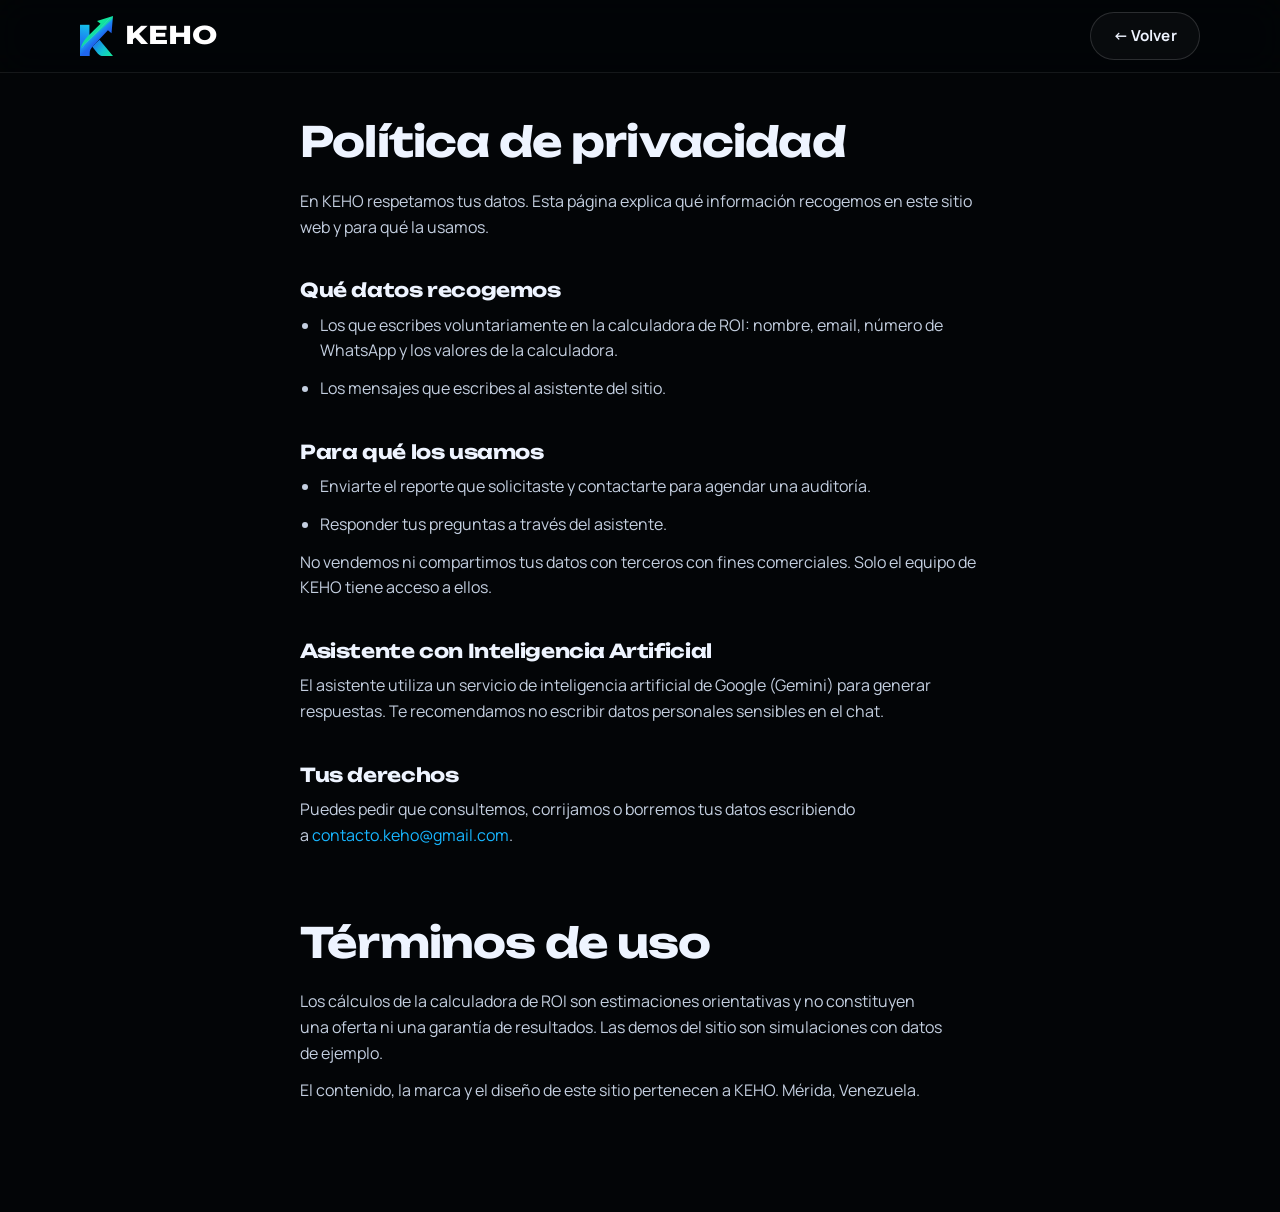
<file: privacidad.html>
<!DOCTYPE html>
<html lang="es">
<head>
  <meta charset="UTF-8">
  <script>document.documentElement.classList.add("js")</script>
  <meta name="viewport" content="width=device-width, initial-scale=1">
  <title>Privacidad y Términos · KEHO</title>
  <meta name="robots" content="noindex">
  <link rel="icon" href="assets/favicon.svg" type="image/svg+xml">
  <link rel="preconnect" href="https://fonts.googleapis.com">
  <link rel="preconnect" href="https://fonts.gstatic.com" crossorigin>
  <link rel="stylesheet" href="https://fonts.googleapis.com/css2?family=Montserrat:wght@800&family=Unbounded:wght@600;800&family=Manrope:wght@400;600;700&family=JetBrains+Mono&display=swap">
  <link rel="stylesheet" href="styles.css?v=20261006">
  <style>
    .legal { padding: calc(var(--nav-h) + 48px) 0 96px; }
    .legal .container { max-width: 760px; }
    .legal h1 { font-family: var(--display); font-size: clamp(1.8rem, 5vw, 2.6rem); margin-bottom: 24px; }
    .legal h2 { font-family: var(--display); font-size: 1.2rem; margin: 40px 0 12px; }
    .legal p, .legal li { color: var(--ink-2); margin-bottom: 12px; }
    .legal ul { list-style: disc; padding-left: 20px; }
    .legal a { color: var(--cyan); }
  </style>
</head>
<body>
<header class="nav is-scrolled">
  <div class="nav-inner container">
    <a class="brand" href="index.html" aria-label="KEHO, volver al inicio">
      <svg class="brand-k" viewBox="723 432 489 592" aria-hidden="true"><defs><linearGradient id="gk-stem" x1="863" y1="562" x2="723" y2="1024" gradientUnits="userSpaceOnUse"><stop offset="0" stop-color="#14c6e8"/><stop offset=".45" stop-color="#1b86f2"/><stop offset="1" stop-color="#2156e6"/></linearGradient>
    <linearGradient id="gk-leg" x1="930" y1="820" x2="1180" y2="1024" gradientUnits="userSpaceOnUse"><stop offset="0" stop-color="#1c72ef"/><stop offset=".55" stop-color="#11c2d2"/><stop offset="1" stop-color="#16e3a0"/></linearGradient>
    <linearGradient id="gk-rib" x1="905" y1="640" x2="1015" y2="760" gradientUnits="userSpaceOnUse"><stop offset="0" stop-color="#10e895"/><stop offset=".42" stop-color="#12d9a8"/><stop offset=".56" stop-color="#1a8ff3"/><stop offset="1" stop-color="#1f66ee"/></linearGradient></defs><path d="M723 562H863V1024H723Z" fill="url(#gk-stem)"/><path d="M955 835L1012 785L1212 1024H1075C1032 1024 1006 1010 986 986L905 886Z" fill="url(#gk-leg)"/><path d="M723 1024V960C740 822 818 752 880 690L1027 545L975 505L1212 432L1190 688L1137 642L930 860C886 906 863 942 863 990V1024Z" fill="url(#gk-rib)"/><path d="M1160 468L905 742C860 790 800 830 760 905" fill="none" stroke="#fff" stroke-opacity=".28" stroke-width="5" stroke-linecap="round"/></svg>
      <span class="brand-word">KEHO</span>
    </a>
    <a class="btn btn-ghost" href="index.html" style="margin-left:auto">← Volver</a>
  </div>
</header>
<main class="legal">
  <div class="container">
    <h1>Política de privacidad</h1>
    <p>En KEHO respetamos tus datos. Esta página explica qué información recogemos en este sitio web y para qué la usamos.</p>
    <h2>Qué datos recogemos</h2>
    <ul>
      <li>Los que escribes voluntariamente en la calculadora de ROI: nombre, email, número de WhatsApp y los valores de la calculadora.</li>
      <li>Los mensajes que escribes al asistente del sitio.</li>
    </ul>
    <h2>Para qué los usamos</h2>
    <ul>
      <li>Enviarte el reporte que solicitaste y contactarte para agendar una auditoría.</li>
      <li>Responder tus preguntas a través del asistente.</li>
    </ul>
    <p>No vendemos ni compartimos tus datos con terceros con fines comerciales. Solo el equipo de KEHO tiene acceso a ellos.</p>
    <h2>Asistente con Inteligencia Artificial</h2>
    <p>El asistente utiliza un servicio de inteligencia artificial de Google (Gemini) para generar respuestas. Te recomendamos no escribir datos personales sensibles en el chat.</p>
    <h2>Tus derechos</h2>
    <p>Puedes pedir que consultemos, corrijamos o borremos tus datos escribiendo a <a href="mailto:contacto.keho@gmail.com">contacto.keho@gmail.com</a>.</p>

    <h1 id="terminos" style="margin-top:72px">Términos de uso</h1>
    <p>Los cálculos de la calculadora de ROI son estimaciones orientativas y no constituyen una oferta ni una garantía de resultados. Las demos del sitio son simulaciones con datos de ejemplo.</p>
    <p>El contenido, la marca y el diseño de este sitio pertenecen a KEHO. Mérida, Venezuela.</p>
  </div>
</main>
</body>
</html>
</file>
<file: styles.css>
/* =============================================================
   KEHO — styles.css
   1. Tokens · 2. Reset · 3. Utilities · 4. Typography
   5. Components · 6. Sections · 7. Effects · 8. Responsive · 9. Reduced motion
   ============================================================= */

/* 1. Tokens ---------------------------------------------------- */
@property --angle { syntax: "<angle>"; initial-value: 0deg; inherits: false; }

:root {
  --bg: #030507;
  --bg-2: #080b11;
  --carbon: #0d1118;
  --navy: #0a1a33;
  --ink: #eef4ff;
  --ink-2: #c4cfe0;
  --mut: #8794ab;
  --line: rgba(255, 255, 255, .08);
  --line-2: rgba(255, 255, 255, .14);
  --glass: rgba(255, 255, 255, .035);
  --cobalt: #2457ff;
  --blue: #1e7bff;
  --cyan: #18b6ff;
  --aqua: #19e6a6;
  --grad: linear-gradient(115deg, #2457ff 0%, #18b6ff 50%, #19e6a6 100%);
  --grad-soft: linear-gradient(115deg, rgba(36,87,255,.18), rgba(24,182,255,.12), rgba(25,230,166,.16));
  --radius: 22px;
  --radius-sm: 14px;
  --gutter: clamp(16px, 4vw, 40px);
  --maxw: 1200px;
  --nav-h: 72px;
  --display: "Unbounded", "Manrope", system-ui, sans-serif;
  --sans: "Manrope", system-ui, -apple-system, "Segoe UI", sans-serif;
  --mono: "JetBrains Mono", ui-monospace, monospace;
  --ease-out: cubic-bezier(0.16, 1, 0.3, 1);
  --ease-soft: cubic-bezier(0.25, 0.46, 0.45, 0.94);
  --ease-bounce: cubic-bezier(0.34, 1.56, 0.64, 1);
  --logo-cut: var(--bg);
  color-scheme: dark;
}

/* 2. Reset ----------------------------------------------------- */
*, *::before, *::after { box-sizing: border-box; margin: 0; padding: 0; }
html { -webkit-text-size-adjust: 100%; scroll-behavior: smooth; overflow-x: clip; scroll-padding-top: calc(var(--nav-h) + 12px); }
body {
  font-family: var(--sans); font-size: 16px; line-height: 1.6;
  background: var(--bg); color: var(--ink);
  -webkit-font-smoothing: antialiased; text-rendering: optimizeLegibility;
  overflow-x: clip; min-height: 100vh;
}
img, svg, video, canvas { display: block; max-width: 100%; }
img { height: auto; }
button, input, select, textarea { font: inherit; color: inherit; }
button { cursor: pointer; border: 0; background: none; }
a { color: inherit; text-decoration: none; }
ul, ol { list-style: none; }
p { text-wrap: pretty; }
h1, h2, h3, h4 { text-wrap: balance; line-height: 1.08; letter-spacing: -0.02em; font-weight: 700; }
::selection { background: var(--cyan); color: #001018; }
:focus-visible { outline: 2px solid var(--cyan); outline-offset: 3px; border-radius: 6px; }

/* 3. Utilities ------------------------------------------------- */
.container { width: 100%; max-width: var(--maxw); margin-inline: auto; padding-inline: var(--gutter); }
.skip-link { position: fixed; top: -100px; left: 1rem; padding: .6rem 1rem; background: var(--ink); color: var(--bg); z-index: 9999; border-radius: 10px; font-weight: 600; }
.skip-link:focus { top: 1rem; }
.sr-only { position: absolute; width: 1px; height: 1px; overflow: hidden; clip: rect(0 0 0 0); white-space: nowrap; }
.grad-text { background: var(--grad); -webkit-background-clip: text; background-clip: text; color: transparent; }
.glass { background: rgba(14, 18, 26, .82); border: 1px solid var(--line); }
@supports (backdrop-filter: blur(16px)) {
  .glass { background: var(--glass); backdrop-filter: blur(18px) saturate(140%); -webkit-backdrop-filter: blur(18px) saturate(140%); }
}
.demo-note { margin-top: 18px; font-size: .74rem; color: rgba(135,148,171,.6); text-align: center; letter-spacing: .02em; }

/* 4. Typography ------------------------------------------------ */
.section { position: relative; padding-block: clamp(80px, 12vw, 140px); }
.section-head { max-width: 760px; margin-bottom: clamp(40px, 6vw, 64px); }
.section-head h2 { font-family: var(--display); font-size: clamp(1.75rem, 4.6vw, 3.1rem); font-weight: 700; letter-spacing: -0.03em; }
.lead { margin-top: 18px; color: var(--mut); font-size: clamp(1rem, 1.6vw, 1.12rem); max-width: 60ch; }
.kicker {
  display: inline-flex; align-items: center; gap: 10px; margin-bottom: 18px;
  font-family: var(--mono); font-size: .76rem; letter-spacing: .14em; text-transform: uppercase; color: var(--ink-2);
}
.kicker span { color: var(--aqua); padding: 3px 8px; border: 1px solid rgba(25,230,166,.3); border-radius: 999px; background: rgba(25,230,166,.06); }
.eyebrow {
  display: inline-flex; align-items: center; gap: 10px; padding: 7px 14px 7px 12px;
  border: 1px solid var(--line-2); border-radius: 999px; background: rgba(255,255,255,.03);
  font-family: var(--mono); font-size: .72rem; letter-spacing: .1em; text-transform: uppercase; color: var(--ink-2);
}
.pulse-dot { width: 8px; height: 8px; border-radius: 50%; background: var(--aqua); box-shadow: 0 0 0 0 rgba(25,230,166,.6); animation: pulse 2.4s infinite; }

/* 5. Components ------------------------------------------------ */
.btn {
  --bh: 48px;
  position: relative; display: inline-flex; align-items: center; justify-content: center; gap: 10px;
  min-height: var(--bh); padding: 0 22px; border-radius: 999px;
  font-weight: 700; font-size: .95rem; letter-spacing: .005em; white-space: nowrap;
  transition: transform .35s var(--ease-out), box-shadow .35s var(--ease-out), background .3s, border-color .3s;
  will-change: transform;
}
.btn svg { width: 20px; height: 20px; flex: none; }
.btn-lg { --bh: 56px; padding: 0 28px; font-size: 1rem; }
.btn-block { width: 100%; }
.btn-primary {
  color: #00121c; background: var(--grad); background-size: 160% 100%; background-position: 0% 50%;
  box-shadow: 0 10px 30px -10px rgba(24,182,255,.55), inset 0 1px 0 rgba(255,255,255,.35);
}
.btn-primary:hover { background-position: 100% 50%; box-shadow: 0 16px 40px -12px rgba(25,230,166,.6), inset 0 1px 0 rgba(255,255,255,.4); transform: translateY(-2px); }
.btn-ghost { color: var(--ink); border: 1px solid var(--line-2); background: rgba(255,255,255,.03); }
.btn-ghost:hover { border-color: rgba(24,182,255,.55); background: rgba(24,182,255,.08); transform: translateY(-2px); }
.play-ring { display: grid; place-items: center; width: 32px; height: 32px; border-radius: 50%; background: rgba(255,255,255,.08); border: 1px solid var(--line-2); margin-left: -8px; }
.play-ring svg { width: 13px; height: 13px; margin-left: 2px; color: var(--aqua); }

/* Brand */
.brand { display: inline-flex; align-items: center; gap: 10px; line-height: 1; flex: none; }
.brand-k { height: 34px; width: 28px; flex: none; overflow: visible; }
.brand-word { display: inline-block; font-family: "Montserrat", "Poppins", var(--sans); font-weight: 800; font-size: 1.42rem; line-height: 1; letter-spacing: .015em; text-transform: uppercase; color: #ffffff; transform: scaleX(1.14); transform-origin: left center; margin-right: .42em; }
@media (min-width: 960px) { .brand { gap: 12px; } .brand-k { height: 40px; width: 33px; } .brand-word { font-size: 1.62rem; } }

/* Nav */
.nav { position: fixed; inset: 0 0 auto 0; z-index: 100; padding-top: env(safe-area-inset-top, 0px); transition: background .4s, border-color .4s, backdrop-filter .4s; border-bottom: 1px solid transparent; }
.nav.is-scrolled { background: rgba(3,5,7,.78); border-bottom-color: var(--line); }
@supports (backdrop-filter: blur(10px)) { .nav.is-scrolled { background: rgba(3,5,7,.55); backdrop-filter: blur(16px) saturate(160%); -webkit-backdrop-filter: blur(16px) saturate(160%); } }
.nav-inner { height: var(--nav-h); display: flex; align-items: center; gap: 20px; }
.nav-links {
  position: fixed; inset: var(--nav-h) 0 auto 0; display: flex; flex-direction: column; gap: 6px;
  padding: 18px var(--gutter) 26px; background: #05070b; box-shadow: 0 30px 60px -20px rgba(0,0,0,.9); border-bottom: 1px solid var(--line);
  transform: translateY(-12px); opacity: 0; visibility: hidden; transition: opacity .3s, transform .4s var(--ease-out), visibility .3s;
}
.nav-links.is-open { opacity: 1; transform: none; visibility: visible; }
.nav-links a:not(.btn) { padding: 12px 4px; font-weight: 600; font-size: 1.05rem; color: var(--ink-2); border-bottom: 1px solid var(--line); }
.nav-mobile-cta { margin-top: 14px; }
.nav-cta { display: none; margin-left: auto; }
.nav-burger { margin-left: auto; width: 44px; height: 44px; border-radius: 12px; border: 1px solid var(--line-2); display: grid; place-content: center; gap: 6px; }
.nav-burger span { display: block; width: 18px; height: 2px; border-radius: 2px; background: var(--ink); transition: transform .35s var(--ease-out); }
.nav-burger[aria-expanded="true"] span:first-child { transform: translateY(4px) rotate(45deg); }
.nav-burger[aria-expanded="true"] span:last-child { transform: translateY(-4px) rotate(-45deg); }

/* Form controls */
.field { display: grid; gap: 10px; align-content: start; }
.field label { display: flex; justify-content: space-between; align-items: baseline; gap: 12px; font-weight: 600; font-size: .92rem; color: var(--ink-2); }
.field output { white-space: nowrap; font-family: var(--mono); font-size: .9rem; color: var(--aqua); }
.field-help { color: var(--mut); font-size: .8rem; margin-top: -2px; }
.select-wrap { position: relative; display: block; }
.select-wrap select { padding-right: 44px; cursor: pointer; }
.select-wrap::after { content: ""; position: absolute; right: 16px; top: 50%; width: 8px; height: 8px; border-right: 2px solid var(--mut); border-bottom: 2px solid var(--mut); transform: translateY(-70%) rotate(45deg); pointer-events: none; }
select, input[type="text"], input[type="email"], input[type="tel"], input[type="number"] {
  display: block; width: 100%; height: 50px; min-height: 50px; padding: 0 16px; line-height: normal; border-radius: 12px; border: 1px solid var(--line-2);
  background: rgba(3,5,7,.6); color: var(--ink); appearance: none; -webkit-appearance: none; transition: border-color .25s, box-shadow .25s;
}
select option { background: #0b0f16; }
select:focus, input:focus { outline: none; border-color: var(--cyan); box-shadow: 0 0 0 4px rgba(24,182,255,.16); }
.input-prefix { position: relative; display: block; }
.input-prefix span { position: absolute; left: 16px; top: 0; bottom: 0; display: flex; align-items: center; line-height: 1; color: var(--mut); font-weight: 600; pointer-events: none; }
.input-prefix input { padding-left: 32px; display: block; }
input[type="range"] { -webkit-appearance: none; appearance: none; width: 100%; height: 28px; background: transparent; --p: 20%; }
input[type="range"]::-webkit-slider-runnable-track { height: 6px; border-radius: 6px; background: linear-gradient(90deg, var(--cobalt), var(--cyan) var(--p), rgba(255,255,255,.1) var(--p)); }
input[type="range"]::-moz-range-track { height: 6px; border-radius: 6px; background: rgba(255,255,255,.1); }
input[type="range"]::-moz-range-progress { height: 6px; border-radius: 6px; background: var(--grad); }
input[type="range"]::-webkit-slider-thumb { -webkit-appearance: none; width: 22px; height: 22px; margin-top: -8px; border-radius: 50%; background: #fff; border: 4px solid var(--cyan); box-shadow: 0 0 0 6px rgba(24,182,255,.18); transition: transform .2s var(--ease-bounce); }
input[type="range"]::-moz-range-thumb { width: 16px; height: 16px; border-radius: 50%; background: #fff; border: 4px solid var(--cyan); }
input[type="range"]:active::-webkit-slider-thumb { transform: scale(1.15); }

/* 6. Sections -------------------------------------------------- */

/* HERO */
.hero { position: relative; min-height: 100vh; min-height: 100svh; display: grid; align-items: center; padding: calc(var(--nav-h) + 48px) 0 96px; isolation: isolate; }
.hero-bg { position: absolute; inset: 0; z-index: -1; overflow: hidden; }
.hero-mesh {
  position: absolute; inset: -20%;
  background:
    radial-gradient(38% 42% at 18% 30%, rgba(36,87,255,.38), transparent 70%),
    radial-gradient(34% 40% at 82% 24%, rgba(24,182,255,.26), transparent 70%),
    radial-gradient(40% 40% at 64% 82%, rgba(25,230,166,.20), transparent 70%),
    radial-gradient(60% 60% at 50% 50%, rgba(10,26,51,.9), transparent 80%);
  filter: blur(30px); animation: meshDrift 22s ease-in-out infinite alternate;
}
.hero-canvas { position: absolute; inset: 0; width: 100%; height: 100%; opacity: .85; }
.hero-grid {
  position: absolute; inset: 0;
  background-image: linear-gradient(rgba(255,255,255,.035) 1px, transparent 1px), linear-gradient(90deg, rgba(255,255,255,.035) 1px, transparent 1px);
  background-size: 64px 64px;
  mask-image: radial-gradient(70% 60% at 50% 40%, #000 30%, transparent 85%);
  -webkit-mask-image: radial-gradient(70% 60% at 50% 40%, #000 30%, transparent 85%);
}
.hero-fade { position: absolute; inset: auto 0 0 0; height: 220px; background: linear-gradient(transparent, var(--bg)); }
.hero-inner { text-align: center; display: flex; flex-direction: column; align-items: center; }
.hero-title {
  margin-top: 26px; font-family: var(--display); font-weight: 800;
  font-size: clamp(2.3rem, 8.2vw, 5.6rem); line-height: 1.02; letter-spacing: -0.045em;
  max-width: 14ch;
}
.hero-sub { margin-top: 24px; max-width: 58ch; color: var(--ink-2); font-size: clamp(1.02rem, 2vw, 1.22rem); }
.hero-ctas { margin-top: 36px; display: flex; flex-direction: column; gap: 12px; width: 100%; max-width: 360px; }
.hero-chips { margin-top: 40px; display: flex; flex-wrap: wrap; justify-content: center; gap: 10px; }
.hero-chips li { display: inline-flex; align-items: center; gap: 8px; padding: 8px 14px; border-radius: 999px; border: 1px solid var(--line); background: rgba(255,255,255,.025); font-size: .84rem; color: var(--ink-2); }
.hero-chips svg { width: 16px; height: 16px; color: var(--aqua); }
.hero-scroll { position: absolute; left: 50%; bottom: 28px; translate: -50% 0; width: 26px; height: 42px; border: 1.5px solid var(--line-2); border-radius: 20px; display: none; }
.hero-scroll span { position: absolute; left: 50%; top: 8px; width: 4px; height: 8px; margin-left: -2px; border-radius: 4px; background: var(--aqua); animation: scrollCue 2s var(--ease-out) infinite; }

/* SOCIAL PROOF */
.proof { padding-block: 48px 40px; border-block: 1px solid var(--line); background: linear-gradient(180deg, var(--bg), var(--bg-2)); }
.proof-line { text-align: center; color: var(--mut); font-size: .95rem; letter-spacing: .01em; margin-bottom: 28px; }
.marquee { overflow: hidden; mask-image: linear-gradient(90deg, transparent, #000 12%, #000 88%, transparent); -webkit-mask-image: linear-gradient(90deg, transparent, #000 12%, #000 88%, transparent); }
.marquee-track { display: flex; gap: 56px; width: max-content; animation: marquee 34s linear infinite; }
.marquee:hover .marquee-track { animation-play-state: paused; }
.logo-item { display: inline-flex; align-items: center; gap: 10px; font-family: var(--display); font-weight: 500; font-size: 1.12rem; letter-spacing: .02em; color: rgba(196,207,224,.5); white-space: nowrap; transition: color .3s; }
.logo-item b { font-weight: 800; }
.logo-item:hover { color: var(--ink); }
.logo-real a { display: inline-flex; align-items: center; gap: 10px; color: rgba(196,207,224,.72); border-radius: 10px; padding: 4px 8px; margin: -4px -8px; transition: color .3s, background .3s; }
.logo-real img { width: 26px; height: auto; filter: grayscale(1) brightness(1.6) contrast(.9); opacity: .75; transition: filter .35s, opacity .35s; }
.logo-real a:hover, .logo-real a:focus-visible { color: var(--ink); background: rgba(255,255,255,.04); }
.logo-real a:hover img, .logo-real a:focus-visible img { filter: none; opacity: 1; }
.lg-mark { width: 22px; height: 22px; border: 2px solid currentColor; opacity: .8; }
.lg-a { border-radius: 50%; }
.lg-b { border-radius: 4px; transform: rotate(45deg) scale(.8); }
.lg-c { border-radius: 50% 50% 4px 50%; }
.lg-d { border-radius: 0; clip-path: polygon(50% 0, 100% 100%, 0 100%); background: currentColor; border: 0; opacity: .6; }
.lg-e { border-radius: 6px; border-width: 2px 8px 2px 2px; }

/* SERVICES */
.svc-grid { display: grid; gap: 18px; }
.svc-card {
  position: relative; display: flex; flex-direction: column; min-height: 330px; padding: 26px;
  border-radius: var(--radius); border: 1px solid var(--line); background: linear-gradient(180deg, rgba(255,255,255,.04), rgba(255,255,255,.012));
  overflow: hidden; isolation: isolate; cursor: default; outline: none;
  transition: border-color .4s, transform .5s var(--ease-out), box-shadow .5s var(--ease-out);
  transform-style: preserve-3d;
}
.svc-card::before {
  content: ""; position: absolute; inset: 0; border-radius: inherit; padding: 1px; z-index: -1;
  background: conic-gradient(from var(--angle), transparent 0 60%, var(--cyan) 75%, var(--aqua) 85%, transparent 100%);
  -webkit-mask: linear-gradient(#000 0 0) content-box, linear-gradient(#000 0 0); -webkit-mask-composite: xor; mask-composite: exclude;
  opacity: 0; transition: opacity .4s;
}
.svc-glow { position: absolute; inset: auto -30% -60% -30%; height: 80%; background: radial-gradient(50% 50% at 50% 50%, rgba(24,182,255,.28), transparent 70%); opacity: 0; transition: opacity .5s; z-index: -1; }
.svc-top { display: flex; align-items: center; justify-content: space-between; gap: 12px; }
.svc-icon { display: grid; place-items: center; width: 56px; height: 56px; border-radius: 16px; background: var(--grad-soft); border: 1px solid rgba(24,182,255,.25); }
.svc-icon svg { width: 28px; height: 28px; color: var(--cyan); }
.svc-tag { font-family: var(--mono); font-size: .7rem; letter-spacing: .08em; text-transform: uppercase; color: var(--ink-2); text-align: right; }
.svc-body { position: relative; flex: 1; margin-top: 28px; display: grid; }
.svc-face { grid-area: 1 / 1; transition: opacity .45s var(--ease-out), transform .55s var(--ease-out), filter .45s; }
.svc-solution { opacity: 0; transform: translateY(24px); filter: blur(4px); pointer-events: none; }
.svc-label { font-family: var(--mono); font-size: .72rem; letter-spacing: .1em; text-transform: uppercase; color: #ff8f8f; margin-bottom: 12px; }
.svc-label.is-sol { color: var(--aqua); }
.svc-face h3 { font-family: var(--display); font-size: 1.3rem; font-weight: 600; letter-spacing: -0.02em; margin-bottom: 12px; }
.svc-face p:not(.svc-label) { color: var(--mut); font-size: .96rem; }
.svc-hint { margin-top: 18px; display: inline-flex; align-items: center; gap: 6px; font-size: .84rem; font-weight: 600; color: var(--cyan); transition: opacity .3s; }
.svc-hint svg { width: 16px; height: 16px; }
.svc-card:hover, .svc-card:focus-visible, .svc-card.is-flipped { border-color: rgba(24,182,255,.35); box-shadow: 0 30px 60px -30px rgba(24,182,255,.35); }
.svc-card:hover::before, .svc-card:focus-visible::before, .svc-card.is-flipped::before { opacity: 1; animation: spinAngle 4s linear infinite; }
.svc-card:hover .svc-glow, .svc-card:focus-visible .svc-glow, .svc-card.is-flipped .svc-glow { opacity: 1; }
.svc-card:hover .svc-problem, .svc-card:focus-visible .svc-problem, .svc-card.is-flipped .svc-problem { opacity: 0; transform: translateY(-20px); filter: blur(4px); }
.svc-card:hover .svc-solution, .svc-card:focus-visible .svc-solution, .svc-card.is-flipped .svc-solution { opacity: 1; transform: none; filter: none; }
.svc-card:hover .svc-hint, .svc-card:focus-visible .svc-hint, .svc-card.is-flipped .svc-hint { opacity: 0; }

/* DEMOS */
.demos { background: linear-gradient(180deg, var(--bg-2), var(--bg) 40%, var(--bg)); }
.demos-halo { position: absolute; inset: 20% -10% 0 -10%; background: radial-gradient(40% 40% at 65% 50%, rgba(36,87,255,.18), transparent 70%), radial-gradient(30% 30% at 80% 70%, rgba(25,230,166,.12), transparent 70%); pointer-events: none; filter: blur(40px); }
.demo-wrap { position: relative; display: grid; gap: 36px; }
.demo-toggles { display: grid; gap: 10px; align-content: start; }
.demo-tab {
  display: flex; align-items: center; gap: 14px; width: 100%; padding: 14px 16px; text-align: left;
  border-radius: 16px; border: 1px solid var(--line); background: rgba(255,255,255,.02);
  transition: border-color .3s, background .3s, transform .4s var(--ease-out);
}
.demo-tab:hover { border-color: var(--line-2); transform: translateX(4px); }
.demo-tab.is-active { border-color: rgba(24,182,255,.5); background: linear-gradient(115deg, rgba(36,87,255,.16), rgba(25,230,166,.08)); box-shadow: 0 20px 40px -25px rgba(24,182,255,.5); }
.dt-icon { flex: none; display: grid; place-items: center; width: 44px; height: 44px; border-radius: 12px; background: rgba(255,255,255,.05); border: 1px solid var(--line); }
.dt-icon svg { width: 22px; height: 22px; color: var(--ink-2); }
.demo-tab.is-active .dt-icon { background: var(--grad); border-color: transparent; }
.demo-tab.is-active .dt-icon svg { color: #00121c; }
.dt-text { display: grid; gap: 2px; }
.dt-text b { font-size: .98rem; }
.dt-text small { color: var(--mut); font-size: .82rem; }
.demo-foot { font-size: .74rem; color: rgba(135,148,171,.6); padding-left: 4px; margin-top: 4px; }

.demo-stage { position: relative; display: flex; justify-content: center; align-items: center; min-height: 560px; }
.device { position: relative; transition: transform .7s var(--ease-out), opacity .5s, filter .5s; }
.demo-stage .tablet { display: none; }
.demo-stage[data-stage="inv"] .phone, .demo-stage[data-stage="dash"] .phone, .demo-stage[data-stage="web"] .phone { display: none; }
.demo-stage[data-stage="inv"] .tablet, .demo-stage[data-stage="dash"] .tablet, .demo-stage[data-stage="web"] .tablet { display: block; }

/* Phone */
.phone {
  width: 290px; height: 590px; padding: 12px; border-radius: 48px;
  background: linear-gradient(145deg, #1b222d, #07090d); border: 1px solid rgba(255,255,255,.12);
  box-shadow: 0 50px 100px -30px rgba(0,0,0,.9), 0 0 0 2px #05070a, inset 0 0 0 1.5px rgba(255,255,255,.06), 0 0 80px -20px rgba(24,182,255,.35);
}
.phone-notch { position: absolute; top: 20px; left: 50%; translate: -50% 0; width: 92px; height: 26px; border-radius: 20px; background: #000; z-index: 3; }
.phone-screen { position: relative; height: 100%; border-radius: 37px; overflow: hidden; background: #0b141a; display: flex; flex-direction: column; }
.wa-head { display: flex; align-items: center; gap: 10px; padding: 46px 14px 12px; background: #1f2c34; }
.wa-avatar { width: 36px; height: 36px; border-radius: 50%; background: #05080d; display: grid; place-items: center; --logo-cut: #05080d; }
.wa-avatar svg { width: 24px; height: 24px; }
.wa-head b { display: block; font-size: .86rem; }
.wa-head small { font-size: .7rem; color: #8fd9b6; }
.wa-body {
  flex: 1; overflow: hidden; padding: 14px 10px; display: flex; flex-direction: column; justify-content: flex-end; gap: 6px;
  background-color: #0b141a;
  background-image: radial-gradient(rgba(255,255,255,.03) 1px, transparent 1px); background-size: 14px 14px;
}
.wa-msg { position: relative; max-width: 84%; padding: 7px 10px 18px; border-radius: 10px; font-size: .78rem; line-height: 1.4; animation: msgIn .45s var(--ease-out) both; }
.wa-msg time { position: absolute; right: 8px; bottom: 3px; font-size: .6rem; color: rgba(255,255,255,.45); }
.wa-msg.in { align-self: flex-end; background: #005c4b; border-top-right-radius: 3px; }
.wa-msg.out { align-self: flex-start; background: #202c33; border-top-left-radius: 3px; }
.wa-msg.order { border-left: 3px solid var(--aqua); }
.wa-typing { align-self: flex-start; display: inline-flex; gap: 4px; padding: 11px 12px; border-radius: 10px; background: #202c33; animation: msgIn .3s var(--ease-out) both; }
.wa-typing i { width: 6px; height: 6px; border-radius: 50%; background: #8696a0; animation: typing 1.2s infinite; }
.wa-typing i:nth-child(2) { animation-delay: .15s; }
.wa-typing i:nth-child(3) { animation-delay: .3s; }
.wa-input { display: flex; align-items: center; gap: 8px; padding: 8px 10px 18px; background: #0b141a; }
.wa-input span { flex: 1; padding: 9px 14px; border-radius: 20px; background: #202c33; font-size: .76rem; color: #8696a0; }
.wa-input i { display: grid; place-items: center; width: 34px; height: 34px; border-radius: 50%; background: #00a884; }
.wa-input svg { width: 16px; height: 16px; color: #fff; }
.wa-badge {
  position: absolute; top: 108px; right: 10px; padding: 5px 10px; border-radius: 999px; font-size: .68rem; font-weight: 700;
  color: #00121c; background: var(--grad); box-shadow: 0 8px 20px -6px rgba(25,230,166,.6);
  opacity: 0; transform: translateY(-6px) scale(.9); transition: opacity .35s, transform .45s var(--ease-bounce);
}
.wa-badge.is-on { opacity: 1; transform: none; }

/* Tablet */
.tablet {
  width: min(100%, 640px); aspect-ratio: 4 / 3; padding: 14px; border-radius: 34px;
  background: linear-gradient(145deg, #1b222d, #07090d); border: 1px solid rgba(255,255,255,.12);
  box-shadow: 0 50px 100px -30px rgba(0,0,0,.9), 0 0 0 2px #05070a, inset 0 0 0 1.5px rgba(255,255,255,.06), 0 0 90px -25px rgba(36,87,255,.4);
}
.tablet-screen { position: relative; width: 100%; height: 100%; border-radius: 22px; overflow: hidden; background: #070a10; }
.app { position: absolute; inset: 0; opacity: 0; visibility: hidden; transition: opacity .5s, visibility .5s; font-size: 12px; }
.demo-stage[data-stage="inv"] .app-inv, .demo-stage[data-stage="dash"] .app-dash, .demo-stage[data-stage="web"] .app-web { opacity: 1; visibility: visible; }
.app h4 { font-family: var(--display); font-size: 1.15em; font-weight: 600; letter-spacing: -0.01em; }
.app-mini { font-size: .82em; color: var(--mut); }
.kpi { padding: 10px 12px; border-radius: 12px; background: rgba(255,255,255,.04); border: 1px solid var(--line); display: grid; gap: 2px; }
.kpi small { color: var(--mut); font-size: .82em; }
.kpi b { font-family: var(--display); font-weight: 600; font-size: 1.3em; letter-spacing: -0.01em; }
.kpi b.warn { color: #ffb86b; }
.kpi em { font-style: normal; font-size: .8em; }
.kpi em.up { color: var(--aqua); }

.app-inv { display: grid; grid-template-columns: 46px 1fr; }
.inv-side { background: #0b0f17; border-right: 1px solid var(--line); display: flex; flex-direction: column; align-items: center; gap: 12px; padding: 14px 0; --logo-cut: #0b0f17; }
.inv-logo { width: 26px; height: 26px; margin-bottom: 8px; }
.inv-nav { width: 22px; height: 22px; border-radius: 7px; background: rgba(255,255,255,.06); }
.inv-nav.is-on { background: var(--grad); }
.inv-main { padding: 14px 16px; display: flex; flex-direction: column; gap: 12px; min-width: 0; }
.inv-head { display: flex; justify-content: space-between; align-items: center; gap: 10px; }
.inv-search { display: flex; align-items: center; gap: 6px; padding: 7px 12px; border-radius: 10px; background: rgba(255,255,255,.05); border: 1px solid var(--line); color: var(--mut); font-size: .9em; min-width: 0; }
.inv-search svg { width: 14px; height: 14px; flex: none; }
.inv-search span { white-space: nowrap; overflow: hidden; text-overflow: ellipsis; }
.inv-search.is-scanning { border-color: var(--cyan); color: var(--ink); box-shadow: 0 0 0 3px rgba(24,182,255,.15); }
.inv-kpis { display: grid; grid-template-columns: repeat(3, 1fr); gap: 8px; }
.inv-table { border-radius: 12px; border: 1px solid var(--line); overflow: hidden; }
.inv-row { display: grid; grid-template-columns: 1.6fr .6fr 1fr; gap: 10px; align-items: center; padding: 8px 12px; border-top: 1px solid var(--line); transition: background .4s; }
.inv-row:first-child { border-top: 0; }
.inv-th { color: var(--mut); font-size: .82em; text-transform: uppercase; letter-spacing: .06em; background: rgba(255,255,255,.02); }
.inv-row.is-hit { background: rgba(24,182,255,.12); }
.inv-row [data-qty] { font-family: var(--mono); }
.bar { height: 6px; border-radius: 6px; background: rgba(255,255,255,.07); overflow: hidden; }
.bar i { display: block; height: 100%; width: var(--w); border-radius: inherit; background: var(--grad); transition: width .8s var(--ease-out); }
.bar.low i { background: linear-gradient(90deg, #ff6b6b, #ffb86b); }
.inv-foot { margin-top: auto; display: flex; flex-wrap: wrap; gap: 8px; }
.inv-toast, .inv-close { padding: 7px 10px; border-radius: 10px; font-size: .88em; opacity: 0; transform: translateY(8px); transition: opacity .4s, transform .5s var(--ease-out); }
.inv-toast { background: rgba(255,184,107,.1); border: 1px solid rgba(255,184,107,.35); color: #ffd7a8; }
.inv-close { background: rgba(25,230,166,.1); border: 1px solid rgba(25,230,166,.35); color: #b9ffe7; }
.inv-toast.is-on, .inv-close.is-on { opacity: 1; transform: none; }

.app-dash { padding: 16px 18px; display: flex; flex-direction: column; gap: 12px; }
.dash-head { display: flex; justify-content: space-between; align-items: center; }
.live { display: inline-flex; align-items: center; gap: 6px; padding: 4px 10px; border-radius: 999px; font-size: .85em; background: rgba(25,230,166,.1); color: var(--aqua); border: 1px solid rgba(25,230,166,.3); }
.live i { width: 6px; height: 6px; border-radius: 50%; background: var(--aqua); animation: pulse 2s infinite; }
.dash-kpis { display: grid; grid-template-columns: repeat(3, 1fr); gap: 8px; }
.dash-charts { flex: 1; display: grid; grid-template-columns: 1.4fr 1fr; gap: 10px; min-height: 0; }
.chart-card { padding: 12px; border-radius: 12px; background: rgba(255,255,255,.03); border: 1px solid var(--line); display: flex; flex-direction: column; gap: 8px; min-height: 0; }
.chart-card small { color: var(--mut); }
.line-chart { flex: 1; width: 100%; min-height: 0; }
.lc-line { stroke-dasharray: 1; stroke-dashoffset: 1; }
.lc-area { opacity: 0; transition: opacity .8s .9s; }
.app-dash.is-play .lc-line { animation: drawLine 1.6s var(--ease-out) forwards; }
.app-dash.is-play .lc-area { opacity: 1; }
.bars { flex: 1; display: grid; grid-template-columns: repeat(4, 1fr); gap: 8px; align-items: end; }
.bars li { height: 100%; display: flex; flex-direction: column-reverse; gap: 6px; align-items: center; }
.bars span { font-size: .78em; color: var(--mut); }
.bars i { width: 70%; flex: 1; max-height: var(--h); border-radius: 6px 6px 3px 3px; background: linear-gradient(0deg, var(--cobalt), var(--cyan), var(--aqua)); transform-origin: bottom; transform: scaleY(0); transition: transform 1s var(--ease-out); }
.bars li:nth-child(2) i { transition-delay: .1s; }
.bars li:nth-child(3) i { transition-delay: .2s; }
.bars li:nth-child(4) i { transition-delay: .3s; }
.app-dash.is-play .bars i { transform: scaleY(1); }


/* Demo: web como servicio */
.app-web { display: flex; flex-direction: column; }
.web-bar { display: flex; align-items: center; gap: 10px; padding: 10px 14px; background: #0b0f17; border-bottom: 1px solid var(--line); }
.web-dots { display: flex; gap: 5px; }
.web-dots i { width: 8px; height: 8px; border-radius: 50%; background: rgba(255,255,255,.14); }
.web-dots i:first-child { background: #ff6b6b; }
.web-dots i:nth-child(2) { background: #ffb86b; }
.web-dots i:nth-child(3) { background: var(--aqua); }
.web-url { flex: 1; min-width: 0; display: flex; align-items: center; gap: 6px; padding: 5px 10px; border-radius: 8px; background: rgba(255,255,255,.05); color: var(--ink-2); font-family: var(--mono); font-size: .86em; overflow: hidden; white-space: nowrap; }
.web-url svg { width: 12px; height: 12px; color: var(--aqua); flex: none; }
.web-status { font-size: .82em; color: var(--mut); white-space: nowrap; }
.app-web.s4 .web-status { color: var(--aqua); }
.web-body { flex: 1; min-height: 0; display: grid; grid-template-columns: 30% 1fr; gap: 12px; padding: 12px; }
.web-steps { display: flex; flex-direction: column; gap: 8px; font-size: .88em; color: var(--mut); }
.web-steps li { display: flex; align-items: center; gap: 8px; padding: 7px 9px; border-radius: 10px; border: 1px solid var(--line); background: rgba(255,255,255,.02); transition: color .3s, border-color .3s, background .3s; }
.web-steps li i { width: 14px; height: 14px; flex: none; border-radius: 50%; border: 1.5px solid rgba(255,255,255,.25); transition: background .3s, border-color .3s; }
.web-steps li.is-done { color: var(--ink); border-color: rgba(25,230,166,.35); background: rgba(25,230,166,.06); }
.web-steps li.is-done i { border-color: var(--aqua); background: var(--aqua) url("data:image/svg+xml,%3Csvg xmlns='http://www.w3.org/2000/svg' viewBox='0 0 24 24'%3E%3Cpath d='m6 12 4 4 8-8' fill='none' stroke='%2300121c' stroke-width='3' stroke-linecap='round' stroke-linejoin='round'/%3E%3C/svg%3E") center / 80% no-repeat; }
.web-site { position: relative; min-width: 0; border-radius: 12px; overflow: hidden; background: #f4f6fa; display: flex; flex-direction: column; gap: 8px; padding: 9px; font-size: .82em; color: transparent; }
.web-site .ws-nav, .web-site .ws-hero, .web-site .ws-card { transition: background .6s var(--ease-out), color .5s, box-shadow .6s; }
.ws-nav { display: flex; align-items: center; gap: 8px; padding: 6px 8px; border-radius: 8px; background: #e3e7ef; }
.ws-logo { font-family: var(--display); font-size: .95em; margin-right: auto; border-radius: 4px; background: #d3d9e4; transition: background .4s, color .4s; }
.ws-link { font-size: .85em; border-radius: 4px; background: #d3d9e4; transition: background .4s, color .4s; }
.ws-cta, .ws-btn { font-style: normal; font-weight: 700; padding: 3px 9px; border-radius: 999px; background: #d3d9e4; transform: scale(.9); transition: background .4s, color .4s, transform .5s var(--ease-bounce); }
.ws-hero { display: grid; grid-template-columns: 1.3fr 1fr; gap: 8px; align-items: center; padding: 10px; border-radius: 10px; background: #e3e7ef; flex: 1; min-height: 0; }
.ws-copy { display: flex; flex-direction: column; align-items: flex-start; gap: 6px; }
.ws-h { font-family: var(--display); font-size: 1.15em; line-height: 1.15; border-radius: 5px; background: #d3d9e4; transition: background .4s, color .4s; }
.ws-p { font-size: .88em; border-radius: 4px; background: #d3d9e4; transition: background .4s, color .4s; }
.ws-img { height: 100%; min-height: 50px; border-radius: 8px; background: #d3d9e4; transition: background .6s; }
.ws-cards { display: grid; grid-template-columns: repeat(3, 1fr); gap: 6px; }
.ws-card { display: grid; gap: 3px; padding: 6px; border-radius: 8px; background: #e3e7ef; }
.ws-cimg { height: 26px; border-radius: 5px; background: #d3d9e4; transition: background .6s; }
.ws-card span, .ws-card b { font-size: .85em; border-radius: 3px; background: #d3d9e4; transition: background .4s, color .4s; }
.ws-card b { justify-self: start; }
.ws-wa { position: absolute; right: 8px; bottom: 8px; width: 24px; height: 24px; border-radius: 50%; display: grid; place-items: center; background: #25d366; color: #fff; opacity: 0; transform: scale(.4); transition: opacity .3s, transform .5s var(--ease-bounce); }
.ws-wa svg { width: 14px; height: 14px; }
.web-site::after { content: ""; position: absolute; inset: 0; background: linear-gradient(100deg, transparent 30%, rgba(255,255,255,.55) 50%, transparent 70%); background-size: 220% 100%; animation: shimmer 1.6s linear infinite; pointer-events: none; transition: opacity .4s; }
.app-web.s1 .web-site::after { opacity: 0; }
.app-web.s1 .ws-nav { background: #ffffff; box-shadow: 0 2px 8px rgba(10,26,51,.08); }
.app-web.s1 .ws-hero { background: linear-gradient(135deg, #2b1a10, #5a3720 60%, #8a5a33); }
.app-web.s1 .ws-img { background: radial-gradient(circle at 40% 40%, #d9a066, #7a4a26 60%, #3a2414); }
.app-web.s1 .ws-card { background: #ffffff; box-shadow: 0 2px 8px rgba(10,26,51,.08); }
.app-web.s1 .ws-cimg { background: linear-gradient(135deg, #c48a52, #6b3f20); }
.app-web.s2 .ws-logo, .app-web.s2 .ws-link, .app-web.s2 .ws-card span, .app-web.s2 .ws-card b { background: transparent; color: #1a2233; }
.app-web.s2 .ws-h { background: transparent; color: #fff4e6; }
.app-web.s2 .ws-p { background: transparent; color: rgba(255,244,230,.78); }
.app-web.s3 .ws-cta, .app-web.s3 .ws-btn { background: linear-gradient(115deg, #e0a35c, #f2c287); color: #2b1a10; transform: none; }
.app-web.s3 .ws-card b { color: #8a5a33; }
.app-web.s3 .ws-wa { opacity: 1; transform: none; }
.web-foot { display: flex; align-items: center; gap: 10px; padding: 0 12px 12px; min-height: 30px; }
.web-progress { flex: 1; height: 6px; border-radius: 6px; background: rgba(255,255,255,.07); overflow: hidden; }
.web-progress i { display: block; height: 100%; width: 0; border-radius: inherit; background: var(--grad); transition: width .9s var(--ease-out); }
.web-badge { font-size: .85em; font-weight: 700; padding: 5px 10px; border-radius: 999px; color: #00121c; background: var(--grad); white-space: nowrap; opacity: 0; transform: translateY(6px) scale(.95); transition: opacity .4s, transform .5s var(--ease-bounce); }
.app-web.s4 .web-badge { opacity: 1; transform: none; }
@keyframes shimmer { from { background-position: 120% 0; } to { background-position: -120% 0; } }
@media (max-width: 539px) {
  .web-body { grid-template-columns: 1fr; gap: 8px; }
  .web-steps { flex-direction: row; flex-wrap: wrap; gap: 4px; }
  .web-steps li { padding: 3px 6px; }
  .web-badge { white-space: normal; }
}

/* PRICING */
.pricing { overflow: clip; }
.pricing-halo { position: absolute; inset: 10% -20% auto -20%; height: 70%; background: radial-gradient(35% 45% at 38% 40%, rgba(36,87,255,.16), transparent 70%), radial-gradient(30% 40% at 62% 55%, rgba(25,230,166,.10), transparent 70%); filter: blur(40px); pointer-events: none; }
.plans { position: relative; display: grid; gap: 18px; align-items: start; }
.plan {
  position: relative; display: flex; flex-direction: column; gap: 0; padding: 28px 24px 24px;
  border-radius: var(--radius); border: 1px solid var(--line);
  background: linear-gradient(180deg, rgba(255,255,255,.045), rgba(255,255,255,.012));
  transition: border-color .4s, transform .5s var(--ease-out), box-shadow .5s var(--ease-out);
}
.plan:hover { border-color: rgba(24,182,255,.32); box-shadow: 0 30px 60px -35px rgba(24,182,255,.45); }
.plan-head { display: flex; align-items: center; gap: 14px; }
.plan-icon { display: grid; place-items: center; width: 48px; height: 48px; flex: none; border-radius: 14px; background: var(--grad-soft); border: 1px solid rgba(24,182,255,.25); }
.plan-icon svg { width: 24px; height: 24px; color: var(--cyan); }
.plan-name { font-family: var(--display); font-size: 1.05rem; font-weight: 700; letter-spacing: .08em; text-transform: uppercase; }
.plan-type { font-size: .84rem; color: var(--mut); margin-top: 2px; }
.plan-price { margin-top: 24px; font-family: var(--display); font-weight: 800; font-size: clamp(2.4rem, 5vw, 2.9rem); line-height: 1; letter-spacing: -0.04em; font-variant-numeric: tabular-nums; display: flex; align-items: flex-start; }
.plan-price .cur { font-size: .45em; font-weight: 600; margin: .18em .12em 0 0; color: var(--ink-2); }
.plan-price .cents { font-size: .4em; font-weight: 600; margin-top: .2em; color: var(--ink-2); letter-spacing: 0; }
.plan-once { margin-top: 6px; font-family: var(--mono); font-size: .7rem; letter-spacing: .08em; text-transform: uppercase; color: var(--mut); }
.plan-pitch { margin-top: 18px; font-weight: 700; font-size: 1.02rem; line-height: 1.4; }
.plan-for { margin-top: 8px; font-size: .88rem; color: var(--mut); }
.plan-list { margin-top: 20px; padding-top: 20px; border-top: 1px solid var(--line); display: grid; gap: 11px; }
.plan-list li, .plan-extra li { display: grid; grid-template-columns: 18px 1fr; gap: 10px; align-items: start; font-size: .9rem; color: var(--ink-2); line-height: 1.45; }
.plan-list svg { width: 18px; height: 18px; margin-top: 1px; color: var(--aqua); }
.plan-list li.is-base { color: var(--ink); font-weight: 700; }
.plan-list li.is-limit { color: #ffd7a8; }
.plan-list li.is-limit svg { color: #ffb86b; }
.plan-extra { margin-top: 18px; padding: 14px; border-radius: 14px; background: rgba(24,182,255,.05); border: 1px dashed rgba(24,182,255,.25); }
.plan-extra p { font-family: var(--mono); font-size: .68rem; letter-spacing: .12em; text-transform: uppercase; color: var(--cyan); margin-bottom: 10px; }
.plan-extra ul { display: grid; gap: 8px; }
.plan-extra li { font-size: .86rem; }
.plan-extra svg { width: 16px; height: 16px; margin-top: 2px; color: var(--cyan); }
.plan-cta { margin-top: 22px; }
.plan-note { margin-top: 12px; font-size: .74rem; color: var(--mut); line-height: 1.45; }
.plan.is-featured { border-color: rgba(24,182,255,.5); background: radial-gradient(120% 60% at 50% 0%, rgba(36,87,255,.2), transparent 60%), linear-gradient(180deg, rgba(255,255,255,.06), rgba(255,255,255,.02)); box-shadow: 0 40px 80px -40px rgba(24,182,255,.55); }
.plan.is-featured::before {
  content: ""; position: absolute; inset: -1px; border-radius: inherit; padding: 1px; pointer-events: none;
  background: conic-gradient(from var(--angle), var(--cobalt), var(--cyan), var(--aqua), var(--cyan), var(--cobalt));
  -webkit-mask: linear-gradient(#000 0 0) content-box, linear-gradient(#000 0 0); -webkit-mask-composite: xor; mask-composite: exclude;
  animation: spinAngle 6s linear infinite;
}
.plan.is-featured .plan-icon { background: var(--grad); border-color: transparent; }
.plan.is-featured .plan-icon svg { color: #00121c; }
.plan-badge { position: absolute; top: -13px; left: 50%; translate: -50% 0; padding: 5px 14px; border-radius: 999px; font-size: .72rem; font-weight: 800; letter-spacing: .08em; text-transform: uppercase; white-space: nowrap; color: #00121c; background: var(--grad); box-shadow: 0 10px 24px -8px rgba(25,230,166,.6); }

.terms { margin-top: 28px; display: grid; gap: 22px; padding: clamp(20px, 3vw, 28px); border-radius: var(--radius); }
.term { display: flex; gap: 14px; align-items: flex-start; }
.term-icon { display: grid; place-items: center; width: 40px; height: 40px; flex: none; border-radius: 12px; background: rgba(255,255,255,.04); border: 1px solid var(--line); }
.term-icon svg { width: 20px; height: 20px; color: var(--aqua); }
.term h3 { font-size: .95rem; font-weight: 700; margin-bottom: 4px; letter-spacing: 0; }
.term p { font-size: .88rem; color: var(--mut); }
.term p b { color: var(--ink); font-weight: 700; }
.term-sub { margin-top: 4px; font-size: .8rem !important; }
.pay-chips { display: flex; flex-wrap: wrap; gap: 6px; margin-top: 6px; }
.pay-chips li { padding: 4px 10px; border-radius: 999px; border: 1px solid var(--line-2); font-size: .78rem; color: var(--ink-2); background: rgba(255,255,255,.03); }

/* CASES / CAROUSEL */
.carousel { position: relative; }
.carousel-track {
  display: grid; grid-auto-flow: column; grid-auto-columns: 88%; gap: 16px;
  overflow-x: auto; overflow-y: visible; scroll-snap-type: x mandatory; scrollbar-width: none; padding-block: 8px 24px;
  margin-inline: calc(var(--gutter) * -1); padding-inline: var(--gutter); scroll-padding-inline: var(--gutter);
}
.carousel-track::-webkit-scrollbar { display: none; }
.tcard { position: relative; scroll-snap-align: start; display: flex; flex-direction: column; gap: 20px; padding: 30px 26px 26px; border-radius: var(--radius); transition: border-color .4s, transform .5s var(--ease-out); }
.tcard:hover { border-color: rgba(24,182,255,.3); transform: translateY(-4px); }
.tq { width: 36px; height: 36px; color: var(--cyan); opacity: .7; }
.tcard blockquote { font-size: clamp(1.02rem, 2vw, 1.14rem); line-height: 1.55; color: var(--ink); flex: 1; }
.tmetric { display: flex; align-items: baseline; gap: 10px; padding: 12px 14px; border-radius: 14px; background: rgba(25,230,166,.06); border: 1px solid rgba(25,230,166,.2); }
.tmetric b { font-family: var(--display); font-size: 1.5rem; font-weight: 700; background: var(--grad); -webkit-background-clip: text; background-clip: text; color: transparent; }
.tmetric span { color: var(--ink-2); font-size: .88rem; }
.tcard figcaption { display: flex; align-items: center; gap: 14px; }
.tavatar { width: 56px; height: 56px; border-radius: 50%; object-fit: cover; border: 2px solid transparent; background: var(--grad) border-box; box-shadow: 0 0 0 2px var(--bg) inset; flex: none; }
.tavatar-fb { display: grid; place-items: center; font-family: var(--display); font-weight: 700; font-size: .95rem; color: #00121c; background: var(--grad); border: 0; }
.tcard figcaption b { display: block; font-size: .98rem; }
.tcard figcaption small { color: var(--mut); font-size: .84rem; }
.carousel-ctrl { display: flex; align-items: center; justify-content: center; gap: 18px; margin-top: 10px; }
.cbtn { display: grid; place-items: center; width: 46px; height: 46px; border-radius: 50%; border: 1px solid var(--line-2); transition: border-color .3s, background .3s, transform .3s var(--ease-out); }
.cbtn:hover { border-color: var(--cyan); background: rgba(24,182,255,.1); transform: scale(1.06); }
.cbtn svg { width: 20px; height: 20px; }
.cdots { display: flex; gap: 8px; }
.cdots button { width: 8px; height: 8px; border-radius: 8px; background: rgba(255,255,255,.2); transition: width .4s var(--ease-out), background .3s; }
.cdots button.is-on { width: 28px; background: var(--grad); }

/* ABOUT */
.about { overflow: clip; background: radial-gradient(60% 50% at 0% 50%, rgba(36,87,255,.12), transparent 70%), var(--bg); }
.about-k { position: absolute; right: -12%; top: 50%; translate: 0 -50%; width: min(80vw, 760px); height: auto; aspect-ratio: 1; color: rgba(255,255,255,.025); pointer-events: none; }
.about-grid { position: relative; display: grid; gap: 48px; align-items: center; }
.about-copy h2 { font-family: var(--display); font-size: clamp(2rem, 5.4vw, 3.6rem); font-weight: 800; letter-spacing: -0.04em; }
.about-text { margin: 24px 0 32px; font-size: clamp(1.05rem, 1.8vw, 1.22rem); color: var(--ink-2); max-width: 54ch; line-height: 1.7; }
.steps { display: grid; gap: 12px; counter-reset: s; }
.step { display: flex; gap: 18px; align-items: flex-start; padding: 20px 22px; border-radius: 18px; transition: border-color .4s, transform .5s var(--ease-out); }
.step:hover { border-color: rgba(24,182,255,.35); transform: translateX(6px); }
.step-n { font-family: var(--mono); font-size: .8rem; color: var(--aqua); padding: 4px 8px; border-radius: 8px; border: 1px solid rgba(25,230,166,.3); flex: none; }
.step h3 { font-family: var(--display); font-size: 1.06rem; font-weight: 600; margin-bottom: 4px; }
.step p { color: var(--mut); font-size: .93rem; }

/* FAQ */
.faq-grid { display: grid; gap: 20px; }
.accordion { display: grid; gap: 12px; }
.acc { border-radius: 18px; border: 1px solid var(--line); background: rgba(255,255,255,.02); transition: border-color .3s, background .3s; }
.acc[open] { border-color: rgba(24,182,255,.35); background: linear-gradient(160deg, rgba(36,87,255,.08), rgba(25,230,166,.03)); }
.acc summary { list-style: none; display: flex; align-items: center; justify-content: space-between; gap: 16px; padding: 20px 22px; cursor: pointer; font-weight: 700; font-size: 1.02rem; }
.acc summary::-webkit-details-marker { display: none; }
.acc summary svg { width: 22px; height: 22px; flex: none; color: var(--cyan); transition: transform .4s var(--ease-out); }
.acc[open] summary svg { transform: rotate(45deg); }
.acc-body { padding: 0 22px 22px; color: var(--ink-2); }
.acc-body p { max-width: 64ch; }
.acc-body a { color: var(--cyan); text-decoration: underline; text-underline-offset: 3px; }

/* FINAL CTA */
.final-cta { padding-block: 40px clamp(80px, 10vw, 120px); }
.final-box { position: relative; overflow: hidden; text-align: center; padding: clamp(44px, 8vw, 84px) clamp(22px, 5vw, 60px); border-radius: 32px; border: 1px solid rgba(24,182,255,.25); background: radial-gradient(60% 80% at 50% 0%, rgba(36,87,255,.3), transparent 70%), radial-gradient(50% 60% at 100% 100%, rgba(25,230,166,.18), transparent 70%), var(--carbon); }
.final-k { width: 64px; height: 64px; margin: 0 auto 22px; --logo-cut: var(--carbon); }
.final-box h2 { font-family: var(--display); font-size: clamp(1.6rem, 4.4vw, 2.8rem); font-weight: 700; letter-spacing: -0.03em; max-width: 20ch; margin-inline: auto; }
.final-box p { margin: 18px auto 32px; color: var(--ink-2); max-width: 52ch; }

/* FOOTER */
.footer { position: relative; overflow: hidden; padding: 72px 0 28px; border-top: 1px solid var(--line); background: var(--bg-2); }
.footer-k { position: absolute; left: 50%; bottom: -30%; translate: -50% 0; width: min(110vw, 900px); height: auto; aspect-ratio: 1; color: rgba(24,182,255,.035); pointer-events: none; }
.footer-grid { position: relative; display: grid; gap: 40px; }
.footer-brand .brand { --logo-cut: var(--bg-2); }
.footer-tag { margin-top: 16px; font-family: var(--mono); font-size: .74rem; letter-spacing: .08em; text-transform: uppercase; color: var(--mut); }
.footer-claim { margin-top: 10px; font-family: var(--display); font-size: 1.1rem; font-weight: 600; }
.footer-col { display: grid; gap: 12px; align-content: start; }
.footer-col h3 { font-family: var(--mono); font-size: .76rem; letter-spacing: .14em; text-transform: uppercase; color: var(--aqua); font-weight: 500; margin-bottom: 4px; }
.footer-col a, .footer-col span { display: inline-flex; align-items: center; gap: 10px; color: var(--ink-2); font-size: .95rem; transition: color .25s; width: fit-content; }
.footer-col a:hover { color: var(--ink); }
.footer-col svg { width: 18px; height: 18px; color: var(--cyan); flex: none; }
.footer-legal { position: relative; margin-top: 56px; padding-top: 22px; border-top: 1px solid var(--line); display: flex; flex-direction: column; gap: 8px; font-size: .82rem; color: var(--mut); }
.footer-legal a:hover { color: var(--ink); }
.legal-link { display: inline-block; padding: 4px 0; color: var(--mut); background: linear-gradient(var(--cyan), var(--cyan)) left bottom / 0 1px no-repeat; transition: color .25s, background-size .35s var(--ease-out); }
.legal-link:hover, .legal-link:focus-visible { color: var(--ink); background-size: 100% 1px; }

/* BOT */
.bot { position: fixed; right: 16px; bottom: 16px; z-index: 200; display: flex; flex-direction: column; align-items: flex-end; gap: 12px; }
.bot-fab {
  position: relative; display: grid; place-items: center; width: 62px; height: 62px; border-radius: 50%;
  background: var(--grad); color: #00121c; box-shadow: 0 16px 40px -10px rgba(24,182,255,.7), inset 0 1px 0 rgba(255,255,255,.4);
  transition: transform .4s var(--ease-bounce);
}
.bot-fab:hover { transform: scale(1.07); }
.bot-fab::after { content: ""; position: absolute; inset: -6px; border-radius: 50%; border: 2px solid rgba(24,182,255,.5); animation: ring 2.6s var(--ease-out) infinite; }
.bot-fab svg { width: 28px; height: 28px; grid-area: 1 / 1; transition: transform .4s var(--ease-out), opacity .3s; }
.fab-x { opacity: 0; transform: rotate(-90deg); }
.bot.is-open .fab-k { opacity: 0; transform: rotate(90deg); }
.bot.is-open .fab-x { opacity: 1; transform: none; }
.bot.is-open .bot-fab::after, .bot.is-open .fab-badge { display: none; }
.fab-badge { position: absolute; top: 2px; right: 2px; width: 20px; height: 20px; border-radius: 50%; background: #ff4d6d; color: #fff; font-size: .7rem; font-weight: 800; display: grid; place-items: center; border: 2px solid var(--bg); }
.bot-teaser {
  position: relative; max-width: 270px; padding: 16px 34px 16px 16px; border-radius: 18px 18px 4px 18px;
  background: rgba(13,17,24,.96); border: 1px solid rgba(24,182,255,.3); box-shadow: 0 20px 50px -20px rgba(0,0,0,.8);
  font-size: .88rem; color: var(--ink-2); opacity: 0; transform: translateY(10px) scale(.96); pointer-events: none;
  transition: opacity .4s, transform .5s var(--ease-bounce);
}
.bot-teaser.is-on { opacity: 1; transform: none; pointer-events: auto; }
.bot-teaser-x { position: absolute; top: 8px; right: 8px; width: 24px; height: 24px; display: grid; place-items: center; color: var(--mut); }
.bot-teaser-x svg { width: 14px; height: 14px; }
.bot-panel {
  width: min(calc(100vw - 32px), 380px); height: min(72vh, 580px); display: flex; flex-direction: column;
  border-radius: 24px; overflow: hidden; background: rgba(8,11,17,.98); border: 1px solid var(--line-2);
  box-shadow: 0 40px 80px -20px rgba(0,0,0,.9), 0 0 60px -20px rgba(24,182,255,.3);
  transform-origin: bottom right; animation: panelIn .45s var(--ease-out);
}
.bot-panel[hidden] { display: none; }
.bot-head { display: flex; align-items: center; gap: 12px; padding: 14px 16px; border-bottom: 1px solid var(--line); background: linear-gradient(115deg, rgba(36,87,255,.18), rgba(25,230,166,.08)); }
.bot-av { width: 40px; height: 40px; border-radius: 12px; background: #05080d; display: grid; place-items: center; --logo-cut: #05080d; flex: none; }
.bot-av svg { width: 26px; height: 26px; }
.bot-head b { display: block; font-size: .95rem; }
.bot-head small { display: inline-flex; align-items: center; gap: 6px; font-size: .76rem; color: var(--aqua); }
.bot-head small i { width: 6px; height: 6px; border-radius: 50%; background: var(--aqua); }
.bot-x { margin-left: auto; width: 36px; height: 36px; border-radius: 10px; display: grid; place-items: center; color: var(--mut); }
.bot-x:hover { background: rgba(255,255,255,.06); color: var(--ink); }
.bot-x svg { width: 18px; height: 18px; }
.bot-body { flex: 1; overflow-y: auto; padding: 16px; display: flex; flex-direction: column; gap: 10px; overscroll-behavior: contain; }
.bmsg { max-width: 86%; padding: 10px 14px; border-radius: 16px; font-size: .9rem; line-height: 1.5; animation: msgIn .4s var(--ease-out) both; white-space: pre-line; }
.bmsg.bot-m { align-self: flex-start; background: rgba(255,255,255,.05); border: 1px solid var(--line); border-bottom-left-radius: 4px; }
.bmsg.user-m { align-self: flex-end; background: var(--grad); color: #00121c; font-weight: 600; border-bottom-right-radius: 4px; }
.bmsg a.btn { margin-top: 10px; white-space: normal; text-align: center; }
.btyping { align-self: flex-start; display: inline-flex; gap: 4px; padding: 13px 14px; border-radius: 16px; background: rgba(255,255,255,.05); }
.btyping i { width: 6px; height: 6px; border-radius: 50%; background: var(--mut); animation: typing 1.2s infinite; }
.btyping i:nth-child(2) { animation-delay: .15s; }
.btyping i:nth-child(3) { animation-delay: .3s; }
.bot-quick { display: flex; flex-wrap: wrap; gap: 8px; padding: 0 16px 12px; }
.bot-quick:empty { display: none; }
.bot-quick button { padding: 8px 12px; border-radius: 999px; border: 1px solid rgba(24,182,255,.35); background: rgba(24,182,255,.06); font-size: .8rem; font-weight: 600; color: var(--ink); transition: background .25s, border-color .25s; text-align: left; }
.bot-quick button:hover { background: rgba(24,182,255,.16); border-color: var(--cyan); }
.bot-input { display: flex; gap: 8px; padding: 12px; border-top: 1px solid var(--line); }
.bot-input input { height: 44px; min-height: 44px; border-radius: 999px; font-size: .9rem; }
.bot-input button { flex: none; width: 44px; height: 44px; border-radius: 50%; background: var(--grad); color: #00121c; display: grid; place-items: center; }
.bot-input button svg { width: 18px; height: 18px; }

/* 7. Effects --------------------------------------------------- */
.js .reveal { opacity: 0; transform: translateY(28px); transition: opacity .9s var(--ease-out), transform 1s var(--ease-out); transition-delay: var(--d, 0s); animation: revealSafety .01s 5s forwards; }
.js .reveal.is-visible { opacity: 1; transform: none; animation: none; }
.js .svc-card.reveal.is-visible, .js .step.reveal.is-visible, .js .tcard.reveal.is-visible, .js .plan.reveal.is-visible { transition: opacity .9s var(--ease-out), transform .5s var(--ease-out), border-color .4s, box-shadow .5s var(--ease-out); transition-delay: 0s; }
@keyframes revealSafety { to { opacity: 1; } }

@keyframes pulse { 0% { box-shadow: 0 0 0 0 rgba(25,230,166,.55); } 70% { box-shadow: 0 0 0 10px rgba(25,230,166,0); } 100% { box-shadow: 0 0 0 0 rgba(25,230,166,0); } }
@keyframes meshDrift { 0% { transform: translate3d(0,0,0) rotate(0deg) scale(1); } 50% { transform: translate3d(3%, -2%, 0) rotate(6deg) scale(1.06); } 100% { transform: translate3d(-3%, 2%, 0) rotate(-4deg) scale(1.02); } }
@keyframes marquee { to { transform: translateX(calc(-50% - 28px)); } }
@keyframes spinAngle { to { --angle: 360deg; } }
@keyframes msgIn { from { opacity: 0; transform: translateY(10px) scale(.97); } to { opacity: 1; transform: none; } }
@keyframes typing { 0%, 60%, 100% { transform: translateY(0); opacity: .5; } 30% { transform: translateY(-4px); opacity: 1; } }
@keyframes drawLine { to { stroke-dashoffset: 0; } }
@keyframes ring { 0% { transform: scale(.9); opacity: .9; } 100% { transform: scale(1.35); opacity: 0; } }
@keyframes panelIn { from { opacity: 0; transform: translateY(16px) scale(.96); } to { opacity: 1; transform: none; } }
@keyframes scrollCue { 0% { transform: translateY(0); opacity: 0; } 30% { opacity: 1; } 100% { transform: translateY(14px); opacity: 0; } }

/* 8. Responsive (mobile first) -------------------------------- */
@media (min-width: 540px) {
  .hero-ctas { flex-direction: row; justify-content: center; max-width: none; width: auto; }
  .lead-grid { grid-template-columns: 1fr 1fr; }
  .lead-grid input[name="nombre"] { grid-column: 1 / -1; }
  .carousel-track { grid-auto-columns: 70%; }
}
@media (min-width: 720px) {
  .svc-grid { grid-template-columns: repeat(2, 1fr); }
  .hero-scroll { display: block; }
  .footer-grid { grid-template-columns: 1.4fr 1fr 1.2fr; }
  .footer-legal { flex-direction: row; justify-content: space-between; }
  .carousel-track { grid-auto-columns: calc(50% - 8px); }
}
@media (min-width: 960px) {
  .nav-burger { display: none; }
  .nav-links {
    position: static; flex-direction: row; gap: 4px; padding: 6px; margin-left: auto; margin-right: 8px;
    background: rgba(255,255,255,.03); border: 1px solid var(--line); border-radius: 999px;
    transform: none; opacity: 1; visibility: visible;
  }
  .nav-links a:not(.btn) { padding: 8px 18px; border-radius: 999px; border: 0; font-size: .92rem; transition: background .25s, color .25s; }
  .nav-links a:not(.btn):hover, .nav-links a.is-current { background: rgba(255,255,255,.07); color: var(--ink); }
  .nav-mobile-cta { display: none; }
  .nav-cta { display: inline-flex; margin-left: 0; }
  .nav-inner { justify-content: space-between; }
  .brand { margin-right: auto; }

  .svc-grid { grid-template-columns: repeat(4, 1fr); }
  .svc-card { min-height: 380px; }
  .demo-wrap { grid-template-columns: 320px 1fr; align-items: center; gap: 48px; }
  .demo-stage { min-height: 620px; }
  /* desktop: show both devices, active one in focus */
  .demo-stage .tablet { display: block; position: absolute; left: 0; top: 50%; translate: 0 -50%; width: 84%; }
  .demo-stage .phone { display: block !important; position: absolute; right: 0; top: 50%; translate: 0 -50%; }
  .demo-stage[data-stage="bot"] .tablet { opacity: .35; filter: blur(2px) saturate(.6); transform: scale(.94); }
  .demo-stage[data-stage="bot"] .tablet .app-dash { opacity: 1; visibility: visible; }
  .demo-stage[data-stage="inv"] .phone, .demo-stage[data-stage="dash"] .phone, .demo-stage[data-stage="web"] .phone { opacity: .45; filter: blur(1.5px) saturate(.6); transform: scale(.92); }
  .demo-stage[data-stage="inv"] .tablet, .demo-stage[data-stage="dash"] .tablet, .demo-stage[data-stage="web"] .tablet { z-index: 2; }
  .app { font-size: 13px; }

  .carousel-track { grid-auto-columns: calc(33.333% - 11px); margin-inline: 0; padding-inline: 0; }
  .about-grid { grid-template-columns: 1.1fr 1fr; gap: 64px; }
  .faq-grid { grid-template-columns: .9fr 1.1fr; gap: 64px; align-items: start; }
  .faq .section-head { position: sticky; top: calc(var(--nav-h) + 32px); }
  .bot { right: 24px; bottom: 24px; }
}
@media (min-width: 1280px) {
  .tablet { padding: 16px; }
  .app { font-size: 14px; }
}
@media (max-width: 539px) {
  .eyebrow { font-size: .62rem; letter-spacing: .06em; }
  .bot-teaser { max-width: 230px; font-size: .82rem; }
}
@media (max-width: 380px) {
  .phone { width: 260px; height: 540px; }
  .app { font-size: 10px; }
}
@media (max-width: 959px) {
  .demo-stage { min-height: 0; }
  .tablet { width: 100%; }
  .app { font-size: clamp(8.5px, 2.2vw, 12px); }
  .inv-row { padding: 6px 10px; }
}

/* 9. Reduced motion (only intrusive effects) ------------------ */
@media (prefers-reduced-motion: reduce) {
  html { scroll-behavior: auto; }
  .hero-mesh { animation: none; }
  .marquee-track { animation-duration: 70s; }
  .bot-fab::after { animation: none; }
}

/* Demo web como servicio: tablet vertical en pantallas pequeñas */
@media (max-width: 959px) {
  .demo-stage[data-stage="web"] .tablet { aspect-ratio: 4 / 5; }
  .demo-stage[data-stage="web"] .app { font-size: clamp(10px, 2.9vw, 13px); }
  .ws-hero { min-height: 120px; }
}

/* Pricing responsive */
@media (min-width: 720px) {
  .plans { grid-template-columns: repeat(2, 1fr); }
  .terms { grid-template-columns: repeat(3, 1fr); gap: 28px; }
  .term + .term { border-left: 1px solid var(--line); padding-left: 24px; }
}
@media (min-width: 1280px) {
  .plans { grid-template-columns: repeat(4, 1fr); gap: 16px; align-items: stretch; }
  .plan { padding: 30px 20px 22px; }
  .plans .plan.is-featured, .js .plans .plan.is-featured.reveal.is-visible { transform: translateY(-14px) scale(1.025); z-index: 1; }
  .plan-cta { margin-top: auto; }
  .plan-extra { margin-bottom: 22px; }
}
@media (max-width: 719px) {
  .plan.is-featured { order: -1; }
  .plans { gap: 26px; }
}
</file>
